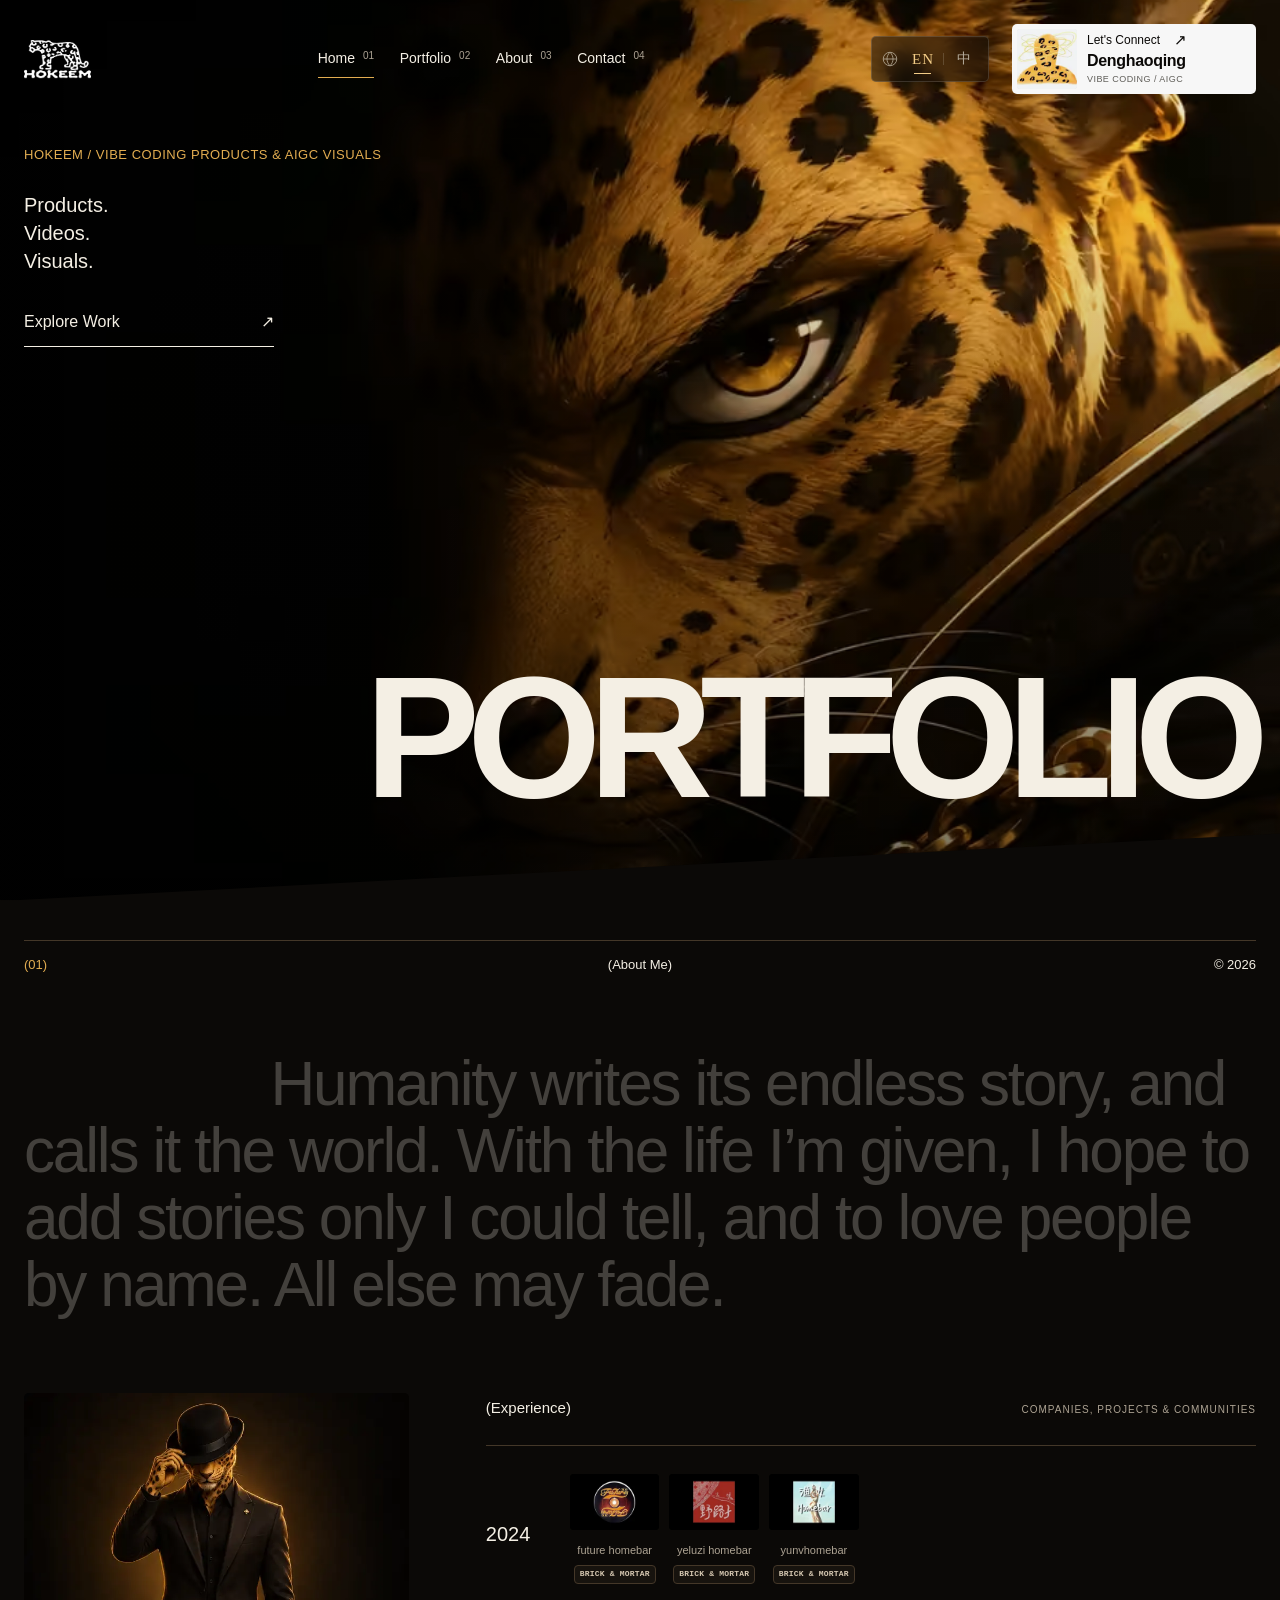
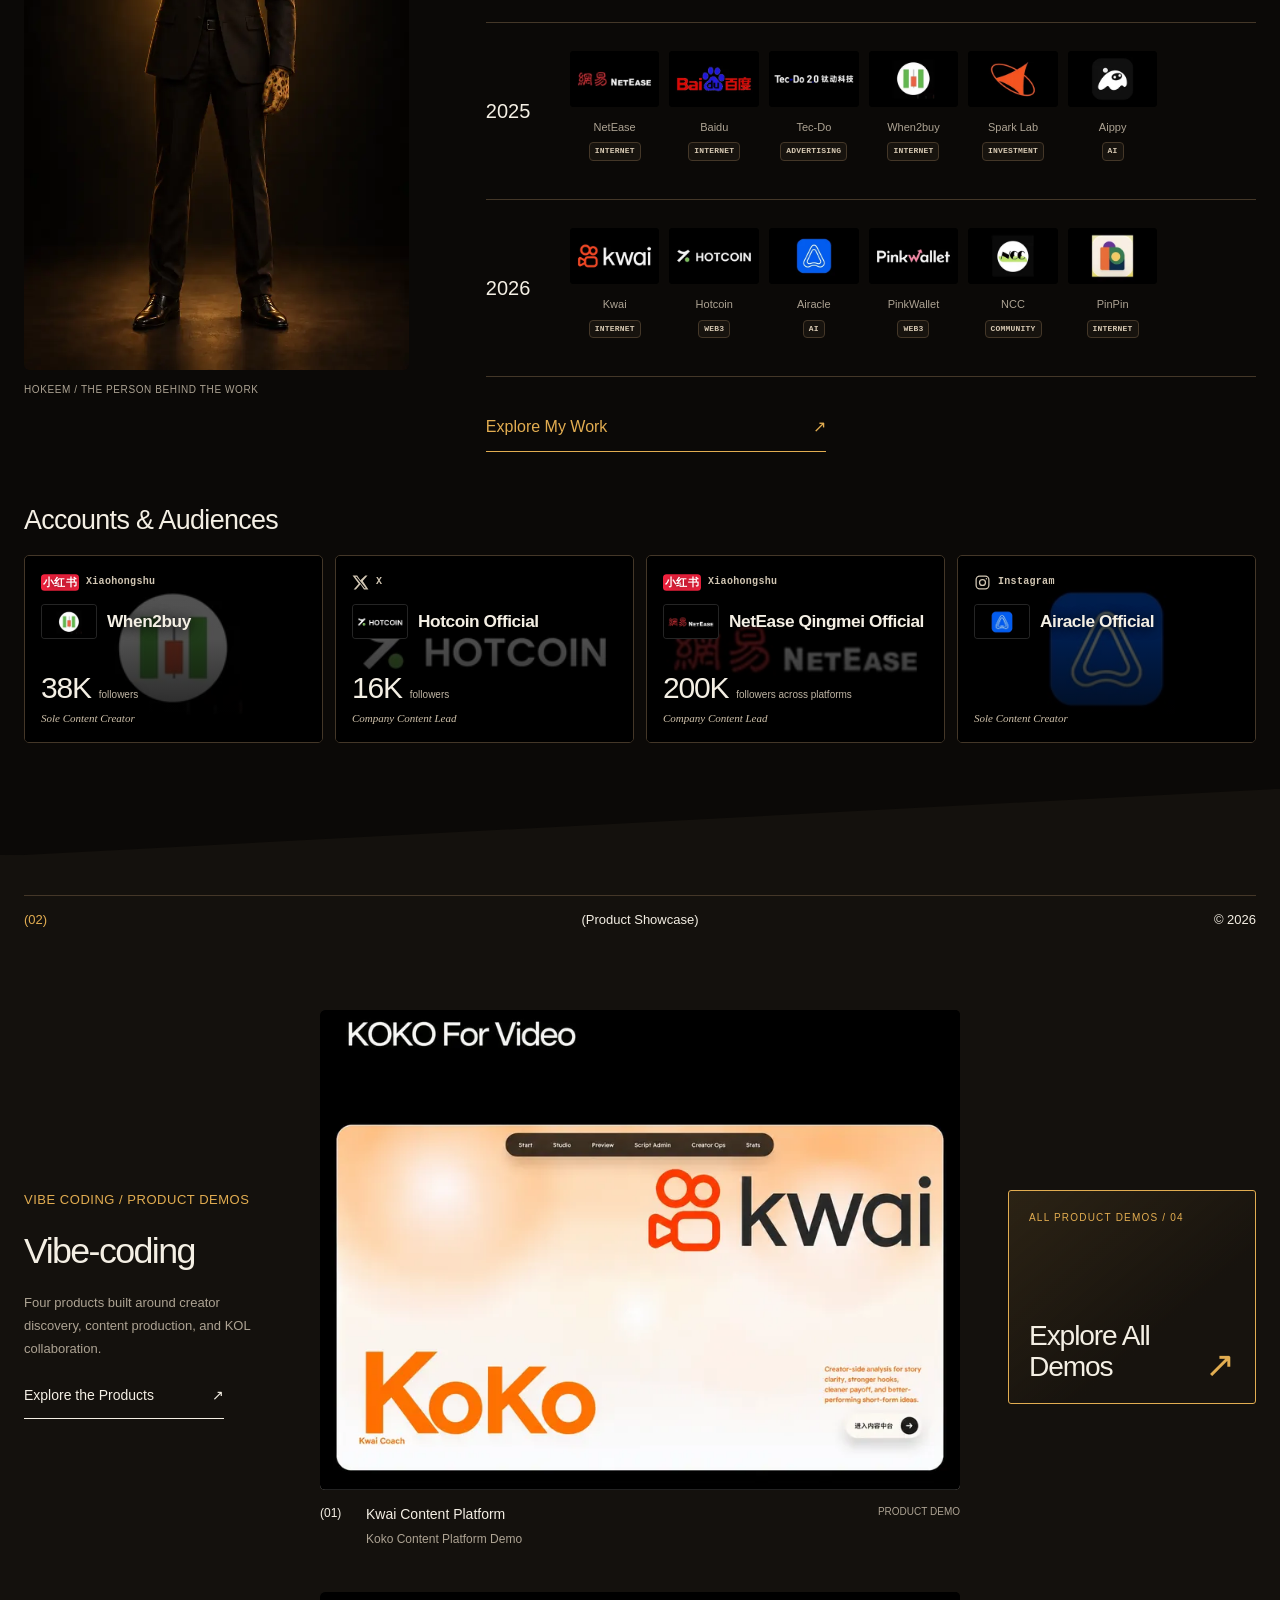
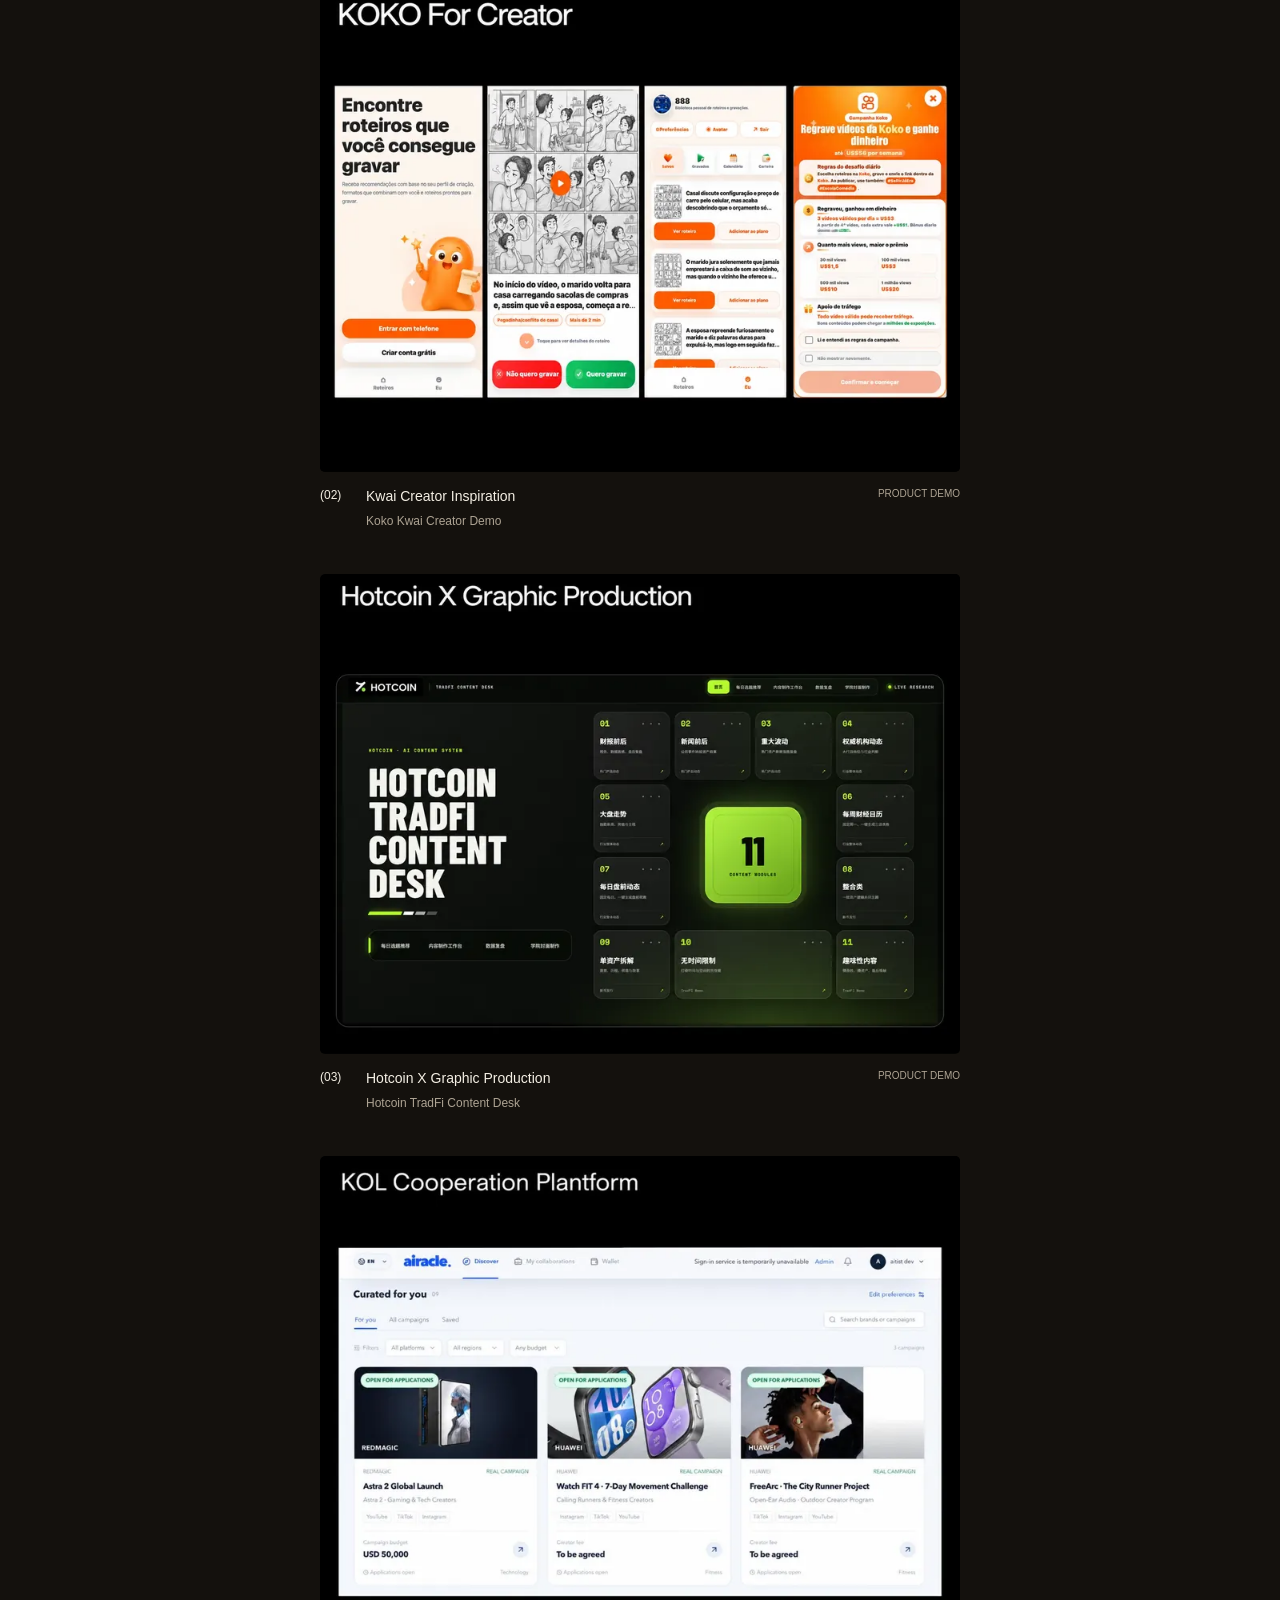
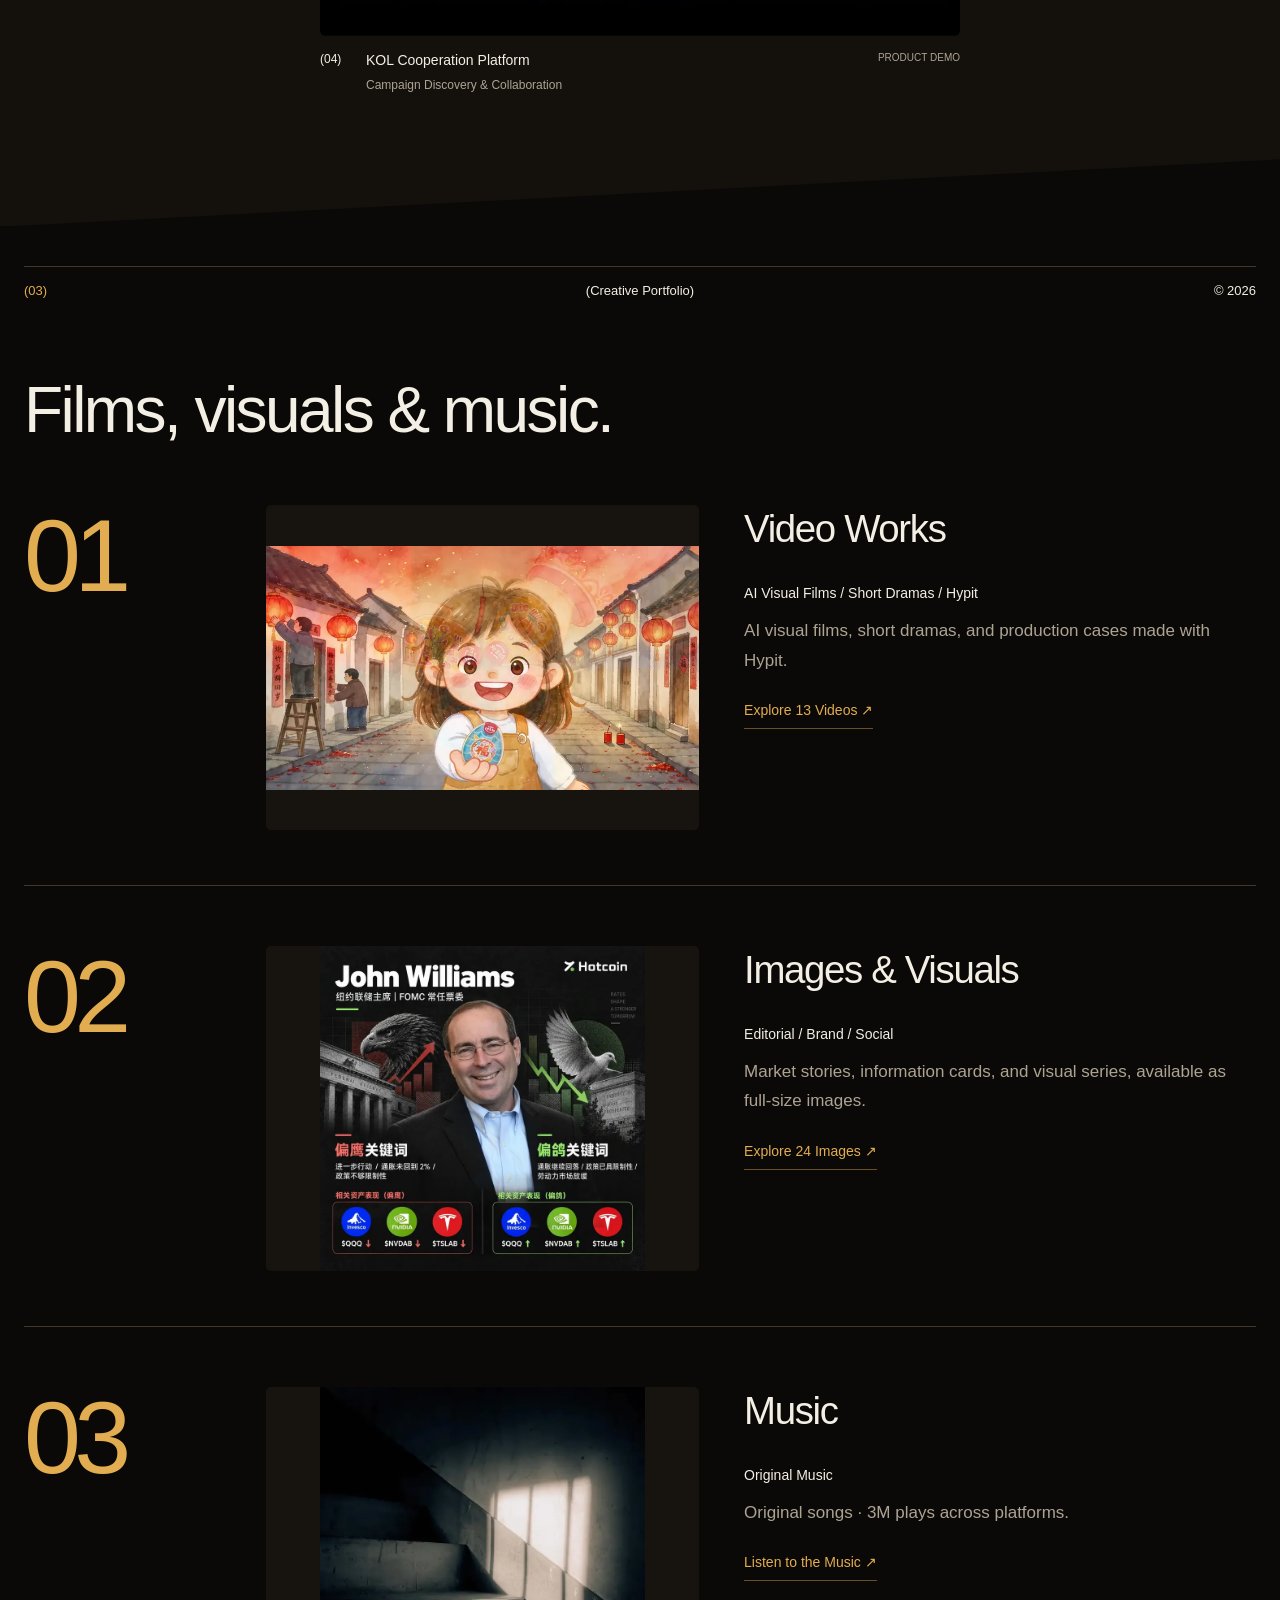
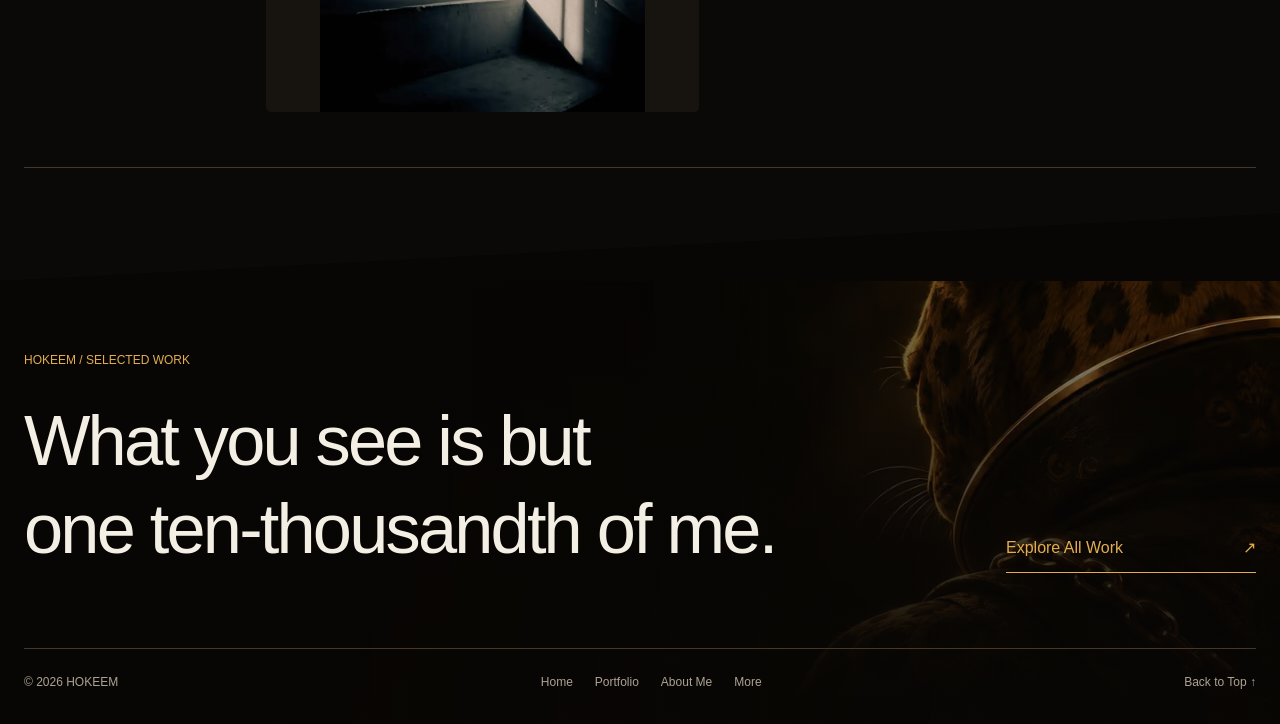
<file: index.html>
<!doctype html>
<html lang="en">
  <head>
    <meta charset="utf-8" />
    <meta name="viewport" content="width=device-width, initial-scale=1" />
    <meta name="color-scheme" content="dark" />
    <meta name="theme-color" content="#0b0907" />
    <meta name="description" content="Hokeem’s portfolio of vibe-coded products, AIGC video, and visual work." />
    <title>HOKEEM | Selected Work</title>
    <link rel="icon" type="image/png" sizes="128x128" href="[data-uri]" />
    <script>
      // Prioritize the chapter actually opened, including direct hash links.
      (() => {
        const route = location.hash.slice(1).split('/')[0] || 'home';
        if (!['home', 'work', 'about', 'contact'].includes(route)) return;
        const format = CSS.supports('background-image', 'image-set(url("x.avif") type("image/avif"), url("x.webp") type("image/webp"))') ? 'avif' : 'webp';
        for (const [size, media] of [['mobile', '(max-width: 800px)'], ['desktop', '(min-width: 801px)']]) {
          const link = document.createElement('link');
          link.rel = 'preload'; link.as = 'image';
          link.href = './assets/leopard-' + route + '-' + size + '-20261018.' + format;
          link.type = 'image/' + format; link.media = media; link.fetchPriority = 'high';
          document.head.append(link);
        }
      })();
    </script>
    <link rel="stylesheet" href="./styles.css?v=accounts-icons-20261019" />
    <script src="./image-data.js?v=accounts-icons-20261019" defer></script>
    <script src="./project-data.js?v=accounts-icons-20261019" defer></script>
    <script src="./career-data.js?v=life-work-only-20261018" defer></script>
    <script src="./music-data.js?v=accounts-icons-20261019" defer></script>
    <script src="./i18n.js?v=accounts-icons-20261019" defer></script>
    <script src="./app.js?v=accounts-icons-20261019" defer></script>
  </head>
  <body>
    <header class="site-header" id="site-header">
      <a class="brand brand--custom" href="#home" aria-label="HOKEEM Home"><span class="brand-logo"><img src="./assets/hokeem-logo-transparent-20261019.svg" alt="HOKEEM leopard logo" width="240" height="145" decoding="async" fetchpriority="low"></span></a>
      <nav class="main-nav" aria-label="Main navigation">
        <a href="#home" data-nav="home">Home <small>01</small></a>
        <a href="#work" data-nav="work">Portfolio <small>02</small></a>
        <a href="#about" data-nav="about">About <small>03</small></a>
        <a href="#contact" data-nav="contact">Contact <small>04</small></a>
      </nav>
      <div class="header-actions">
        <div class="language-switch" role="group" aria-label="Choose language">
          <svg class="language-switch__icon" viewBox="0 0 24 24" fill="none" stroke="currentColor" stroke-width="1.25" aria-hidden="true"><circle cx="12" cy="12" r="9"/><path d="M3 12h18M12 3c3 3 4 6 4 9s-1 6-4 9c-3-3-4-6-4-9s1-6 4-9Z"/></svg>
          <button type="button" data-language="en" aria-label="Switch to English" aria-pressed="true" data-no-translate>EN</button><span class="language-switch__divider" aria-hidden="true"></span><button type="button" data-language="zh" aria-label="Switch to Chinese" aria-pressed="false" data-no-translate>中</button>
        </div>
      <a class="header-link contact-cta" href="#contact" aria-label="Contact Denghaoqing"><span class="contact-cta__portrait"><img src="./assets/hokeem-avatar-light-20261018.webp" alt="" width="192" height="154" decoding="async"></span><span class="contact-cta__details"><span class="contact-cta__heading">Let's Connect <span aria-hidden="true">↗</span></span><strong>Denghaoqing</strong><small>VIBE CODING / AIGC</small></span></a>
      <button class="mobile-toggle" type="button" data-menu aria-label="Open navigation" aria-expanded="false">Menu +</button>
      </div>
    </header>

    <main id="app" tabindex="-1"></main>

    <footer class="site-footer portfolio-footer" role="contentinfo"><div class="portfolio-footer__top"><div><span>HOKEEM / SELECTED WORK</span><h2>What you see is but<br>one ten-thousandth of me.</h2></div><a class="underlined-link" href="#work">Explore All Work <span>↗</span></a></div><div class="portfolio-footer__bottom"><span>© 2026 HOKEEM</span><nav aria-label="Footer navigation"><a href="#home">Home</a><a href="#work">Portfolio</a><a href="#about">About Me</a><a href="#contact">More</a></nav><a href="#home">Back to Top ↑</a></div></footer>


    <dialog id="image-dialog" class="image-dialog" aria-label="Image viewer">
      <button id="close-dialog" class="image-dialog__close" type="button" aria-label="Close image">×</button>
      <img id="dialog-image" alt="" />
      <p id="dialog-caption"></p>
    </dialog>
  </body>
</html>
</file>
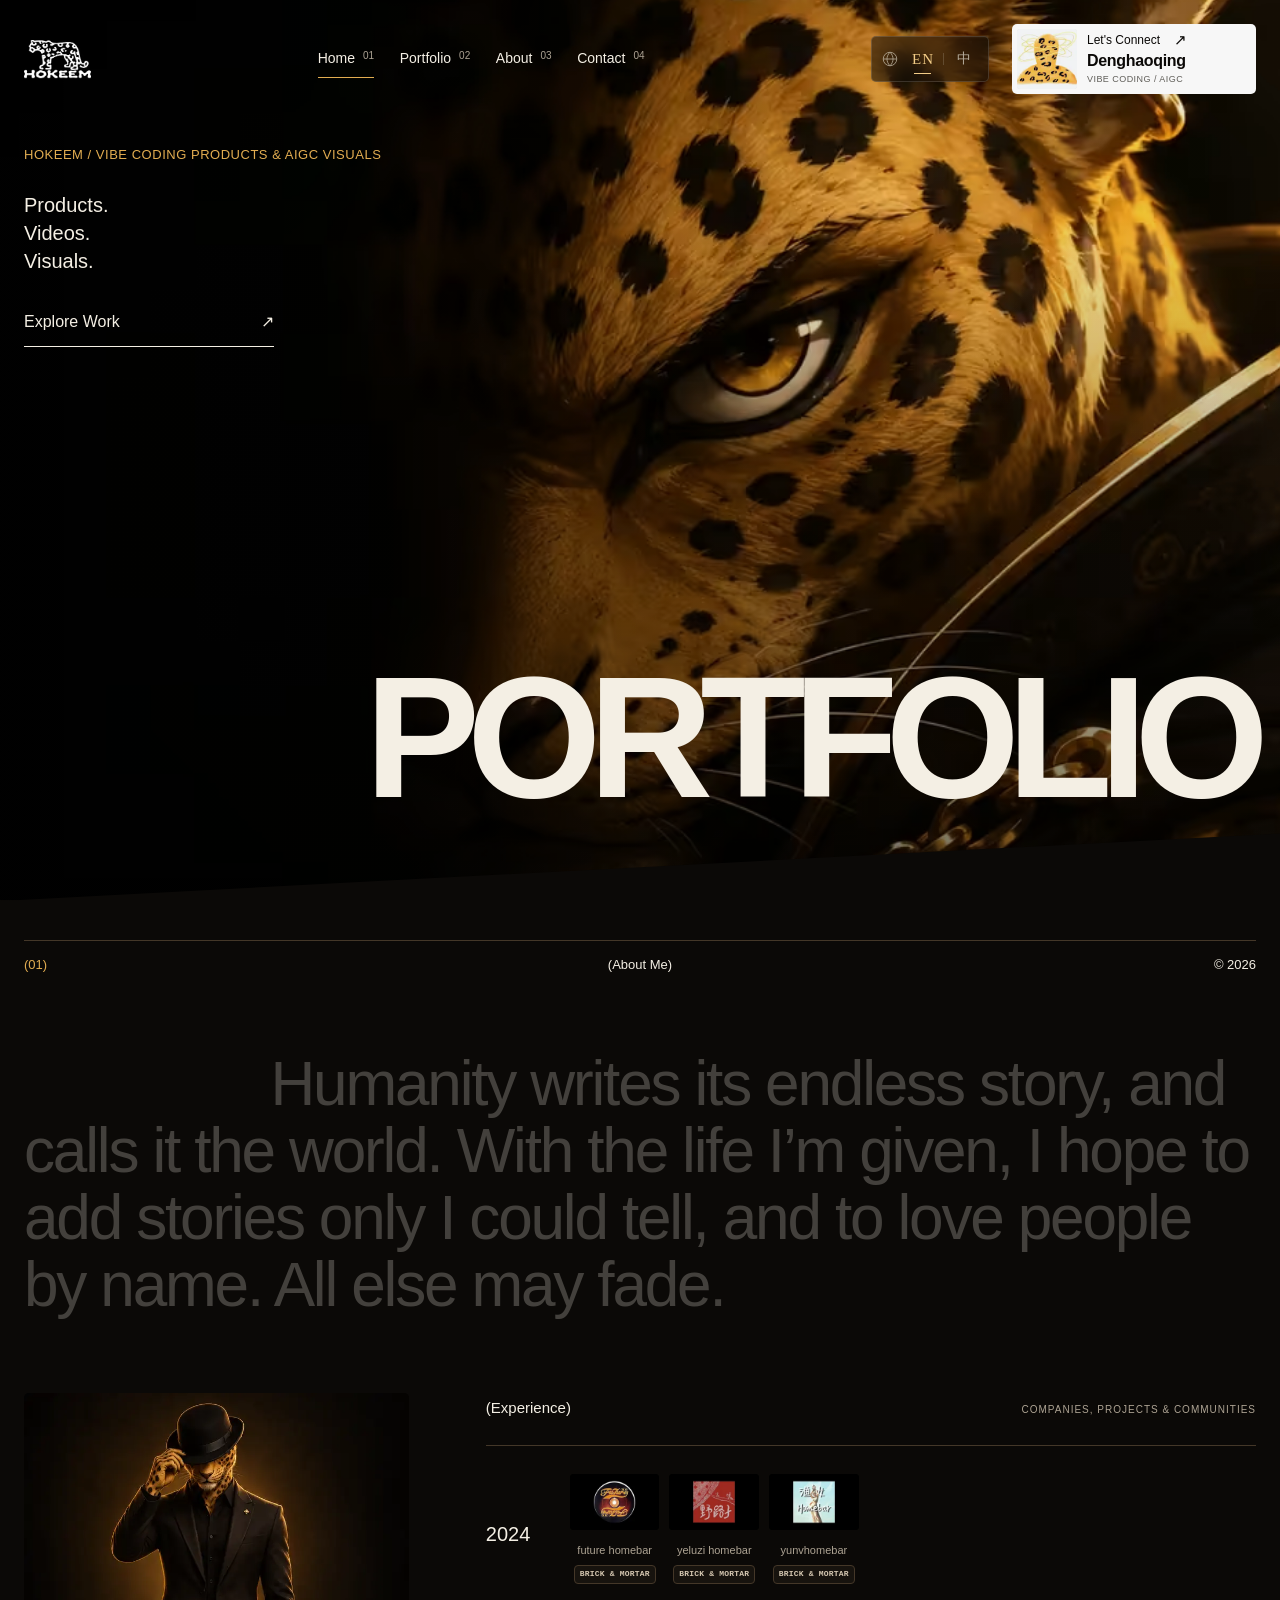
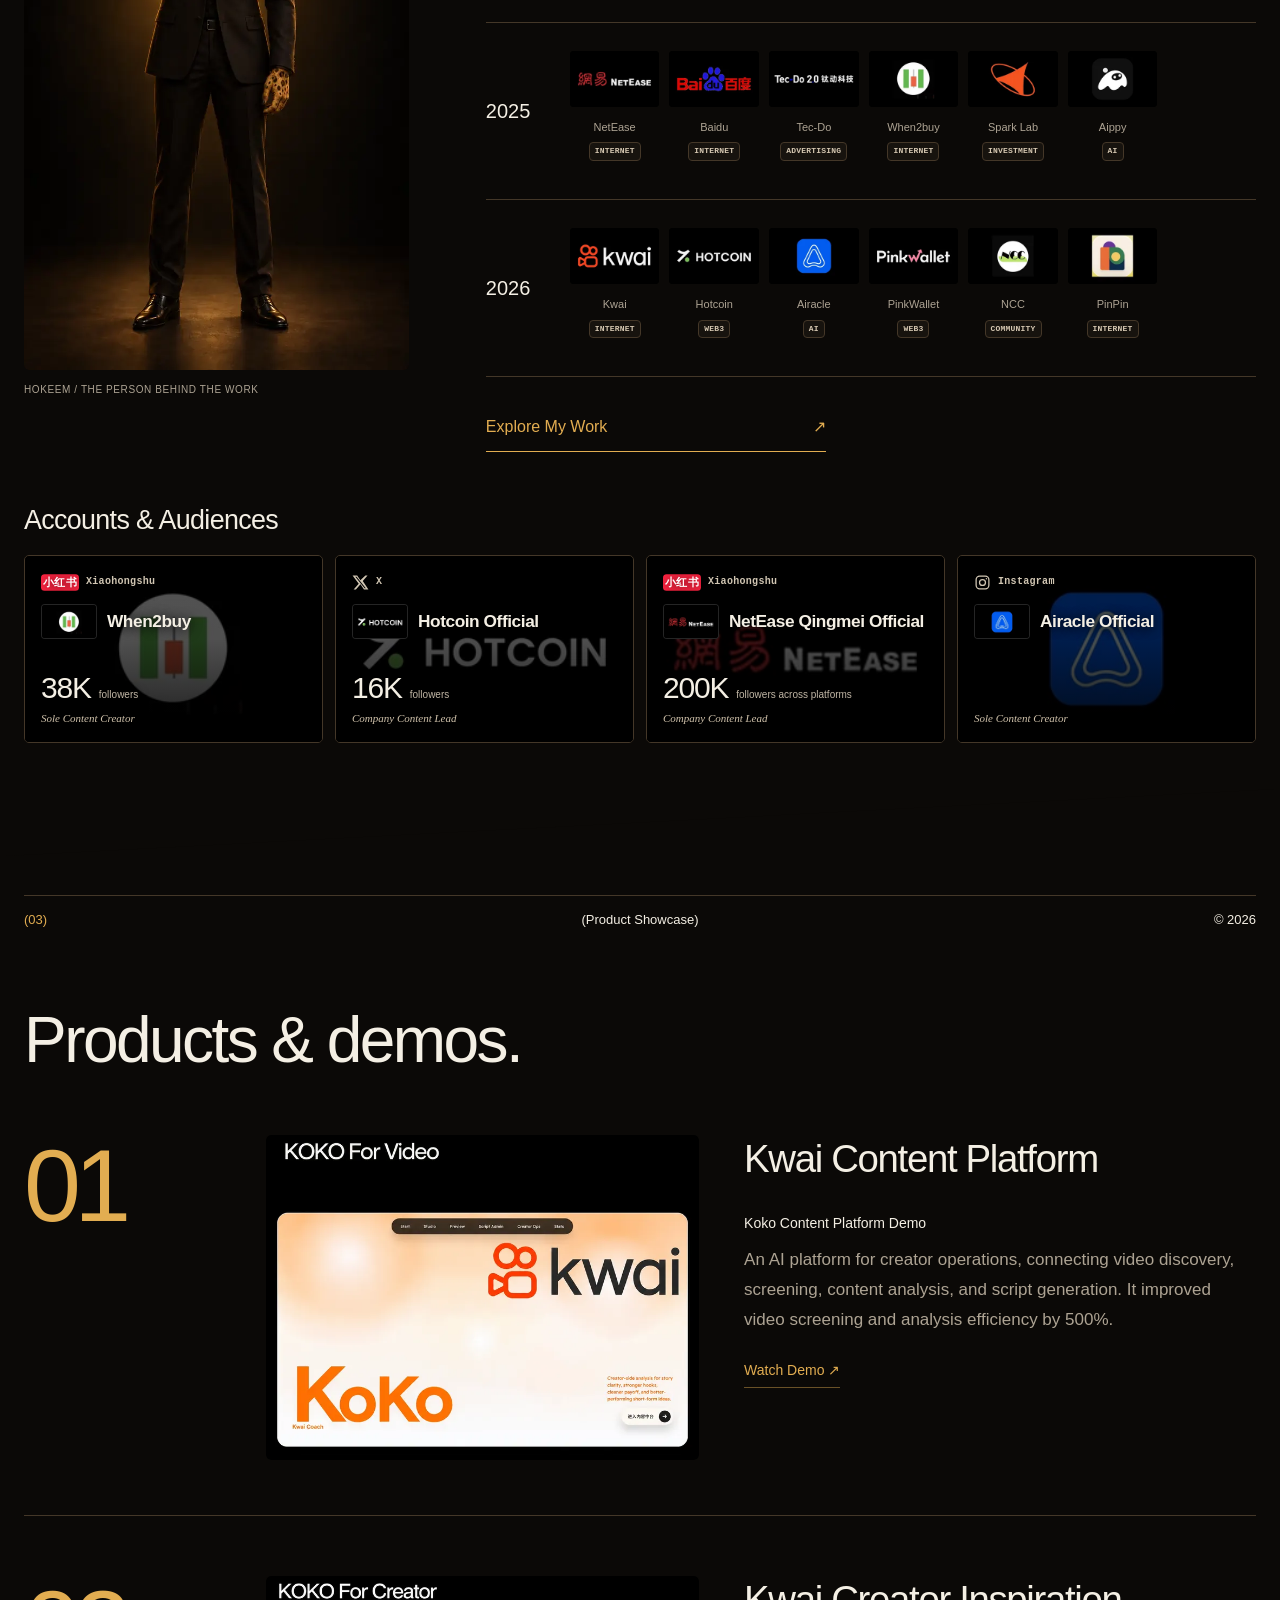
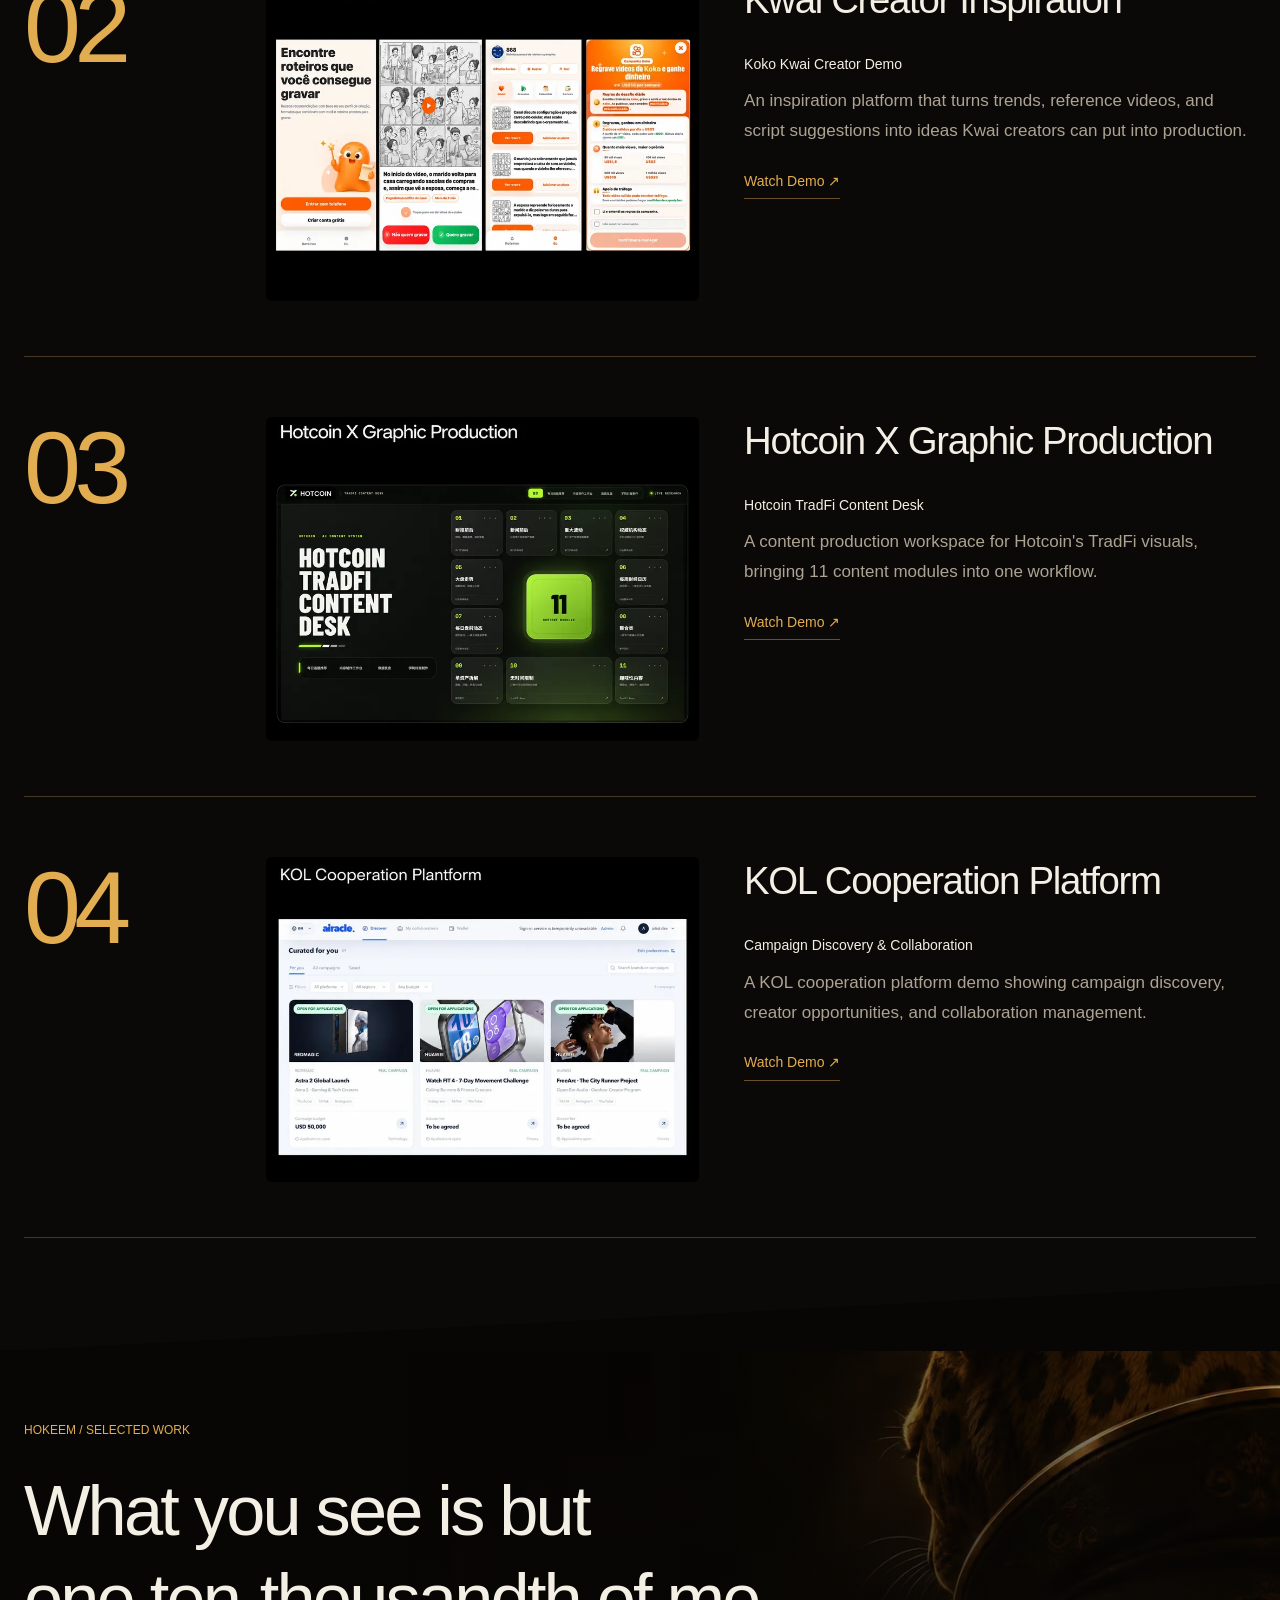
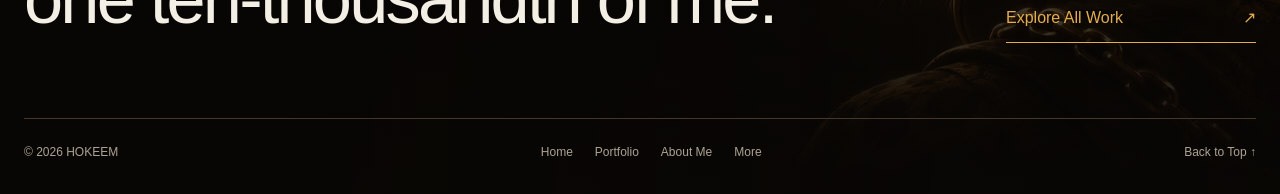
<file: product/index.html>
<!doctype html>
<html lang="en">
  <head>
    <base href="/">
    <script>document.addEventListener('click',function(e){const a=e.target.closest('a[href^="#"]');if(!a)return;e.preventDefault();const hash=a.getAttribute('href');if(location.hash!==hash)location.hash=hash;},true);</script>
    <meta charset="utf-8" />
    <meta name="viewport" content="width=device-width, initial-scale=1" />
    <meta name="color-scheme" content="dark" />
    <meta name="theme-color" content="#0b0907" />
    <meta name="description" content="Hokeem’s portfolio of vibe-coded products, AIGC video, and visual work." />
    <title>HOKEEM | Selected Work</title>
    <link rel="icon" type="image/png" sizes="128x128" href="[data-uri]" />
    <script>
      // Prioritize the chapter actually opened, including direct hash links.
      (() => {
        const route = location.hash.slice(1).split('/')[0] || 'home';
        if (!['home', 'work', 'about', 'contact'].includes(route)) return;
        const format = CSS.supports('background-image', 'image-set(url("x.avif") type("image/avif"), url("x.webp") type("image/webp"))') ? 'avif' : 'webp';
        for (const [size, media] of [['mobile', '(max-width: 800px)'], ['desktop', '(min-width: 801px)']]) {
          const link = document.createElement('link');
          link.rel = 'preload'; link.as = 'image';
          link.href = './assets/leopard-' + route + '-' + size + '-20261018.' + format;
          link.type = 'image/' + format; link.media = media; link.fetchPriority = 'high';
          document.head.append(link);
        }
      })();
    </script>
    <link rel="stylesheet" href="./styles.css?v=accounts-icons-20261019" />
    <script src="./image-data.js?v=accounts-icons-20261019" defer></script>
    <script src="./project-data.js?v=accounts-icons-20261019" defer></script>
    <script src="./career-data.js?v=life-work-only-20261018" defer></script>
    <script src="./music-data.js?v=accounts-icons-20261019" defer></script>
    <script src="./i18n.js?v=accounts-icons-20261019" defer></script>
    <script src="/product/app.js?v=product-section-20261031" defer></script>
  </head>
  <body>
    <header class="site-header" id="site-header">
      <a class="brand brand--custom" href="#home" aria-label="HOKEEM Home"><span class="brand-logo"><img src="./assets/hokeem-logo-transparent-20261019.svg" alt="HOKEEM leopard logo" width="240" height="145" decoding="async" fetchpriority="low"></span></a>
      <nav class="main-nav" aria-label="Main navigation">
        <a href="#home" data-nav="home">Home <small>01</small></a>
        <a href="#work" data-nav="work">Portfolio <small>02</small></a>
        <a href="#about" data-nav="about">About <small>03</small></a>
        <a href="#contact" data-nav="contact">Contact <small>04</small></a>
      </nav>
      <div class="header-actions">
        <div class="language-switch" role="group" aria-label="Choose language">
          <svg class="language-switch__icon" viewBox="0 0 24 24" fill="none" stroke="currentColor" stroke-width="1.25" aria-hidden="true"><circle cx="12" cy="12" r="9"/><path d="M3 12h18M12 3c3 3 4 6 4 9s-1 6-4 9c-3-3-4-6-4-9s1-6 4-9Z"/></svg>
          <button type="button" data-language="en" aria-label="Switch to English" aria-pressed="true" data-no-translate>EN</button><span class="language-switch__divider" aria-hidden="true"></span><button type="button" data-language="zh" aria-label="Switch to Chinese" aria-pressed="false" data-no-translate>中</button>
        </div>
      <a class="header-link contact-cta" href="#contact" aria-label="Contact Denghaoqing"><span class="contact-cta__portrait"><img src="./assets/hokeem-avatar-light-20261018.webp" alt="" width="192" height="154" decoding="async"></span><span class="contact-cta__details"><span class="contact-cta__heading">Let's Connect <span aria-hidden="true">↗</span></span><strong>Denghaoqing</strong><small>VIBE CODING / AIGC</small></span></a>
      <button class="mobile-toggle" type="button" data-menu aria-label="Open navigation" aria-expanded="false">Menu +</button>
      </div>
    </header>

    <main id="app" tabindex="-1"></main>

    <footer class="site-footer portfolio-footer" role="contentinfo"><div class="portfolio-footer__top"><div><span>HOKEEM / SELECTED WORK</span><h2>What you see is but<br>one ten-thousandth of me.</h2></div><a class="underlined-link" href="#work">Explore All Work <span>↗</span></a></div><div class="portfolio-footer__bottom"><span>© 2026 HOKEEM</span><nav aria-label="Footer navigation"><a href="#home">Home</a><a href="#work">Portfolio</a><a href="#about">About Me</a><a href="#contact">More</a></nav><a href="#home">Back to Top ↑</a></div></footer>


    <dialog id="image-dialog" class="image-dialog" aria-label="Image viewer">
      <button id="close-dialog" class="image-dialog__close" type="button" aria-label="Close image">×</button>
      <img id="dialog-image" alt="" />
      <p id="dialog-caption"></p>
    </dialog>
  </body>
</html>
</file>
<file: styles.css>
:root {
  color-scheme: dark;
  --paper: #0b0907;
  --ink: #f4efe4;
  --muted: #ada393;
  --line: #443728;
  --surface: #17130e;
  --gold: #e2ad51;
  font-family: -apple-system, BlinkMacSystemFont, 'Segoe UI', 'PingFang SC', 'Microsoft YaHei', sans-serif;
  background: var(--paper);
  color: var(--ink);
}
* { box-sizing: border-box; }
html { scroll-behavior: smooth; }
body { margin: 0; background: var(--paper); color: var(--ink); }
body, button, input { font-family: inherit; }
h1, h2, h3, p, figure, dl, dd { margin: 0; }
a { color: inherit; text-decoration: none; }
a, button { -webkit-tap-highlight-color: transparent; }
button { font: inherit; color: inherit; cursor: pointer; }
button:focus-visible, a:focus-visible { outline: 2px solid var(--gold); outline-offset: 5px; }
a:hover { color: var(--gold); }
img, video { display: block; max-width: 100%; }
img { height: auto; }
[hidden] { display: none !important; }
#app { min-width: 0; outline: 0; }
.page-section { width: min(calc(100% - 48px), 1440px); margin-inline: auto; padding: 40px 0 112px; background: var(--paper); }
.page-section > *, .work-grid > *, .intro-layout > *, .intro-row > *, .personal-format-card > *, .personal-bio__layout > *, .detail-intro > * { min-width: 0; }
.site-header { position: absolute; top: 24px; left: 50%; transform: translateX(-50%); width: min(calc(100% - 48px), 1440px); z-index: 10; display: grid; grid-template-columns: 1fr auto 1fr; gap: 32px; align-items: center; min-height: 36px; color: var(--ink); }
.brand { display: inline-flex; align-items: center; gap: 10px; justify-self: start; font-size: 18px; font-weight: 750; line-height: 1.2; }
.brand sup { font-size: 9px; }
.brand-mark { width: 24px; height: 24px; display: grid; grid-template-columns: repeat(2, 10px); grid-template-rows: repeat(2, 10px); gap: 2px; }
.brand-mark i { background: currentColor; }
.main-nav { display: flex; gap: 30px; align-items: center; }
.main-nav a { display: inline-flex; align-items: start; gap: 8px; padding: 10px 0; border-bottom: 1px solid transparent; font-size: 14px; line-height: 1.2; white-space: nowrap; }
.main-nav a.is-active { border-color: var(--gold); }
.main-nav small { color: var(--muted); font-size: 10px; }
.header-link { display: flex; gap: 24px; justify-self: end; font-size: 13px; }
.mobile-toggle { display: none; border: 0; padding: 10px 0; background: transparent; }
.mobile-panel { position: fixed; inset: 0; z-index: 100; display: flex; flex-direction: column; justify-content: center; gap: 28px; padding: 30px; background: var(--paper); color: var(--ink); overflow-y: auto; }
.mobile-panel > a { display: flex; justify-content: space-between; font-size: clamp(32px, 8vw, 70px); line-height: 1.2; }
.mobile-panel small { font-size: 16px; color: var(--gold); }
.mobile-panel > button { position: absolute; top: 24px; right: 24px; border: 0; padding: 10px; background: transparent; color: var(--gold); }
.hero { position: relative; isolation: isolate; min-height: max(640px, 90svh); background: #090705; color: var(--ink); }
.hero__image { position: absolute; inset: 0; z-index: -1; background-size: cover; background-position: 60% center; }
.hero__image::after { content: ''; position: absolute; inset: 0; background: linear-gradient(90deg, #0008, #0001 70%), linear-gradient(0deg, #0009, transparent 70%); }
.eyebrow { display: block; color: var(--gold); font-size: 13px; line-height: 1.6; letter-spacing: .04em; }
.home-hero-content { width: min(calc(100% - 48px), 1440px); margin-inline: auto; min-height: max(680px, 100svh); padding: 145px 0 28px; display: flex; flex-direction: column; justify-content: space-between; gap: 90px; }
.home-hero-intro { max-width: 570px; }
.home-hero-intro > p { font-size: clamp(26px, 3vw, 46px); line-height: 1.4; margin: 25px 0 35px; }
.underlined-link { display: flex; align-items: center; justify-content: space-between; gap: 30px; width: 250px; max-width: 100%; padding-bottom: 12px; border-bottom: 1px solid currentColor; font-size: 16px; line-height: 1.5; }
.underlined-link span { flex: none; transition: transform .25s; }
.underlined-link:hover span { transform: translate(3px, -3px); }
.hero-signature { display: flex; align-items: end; justify-content: space-between; gap: 24px; }
.hero-signature h1 { min-width: 0; font-size: clamp(56px, 16vw, 240px); font-weight: 750; letter-spacing: -.065em; line-height: 1; }
.hero-signature > span { flex: none; padding-bottom: 16px; color: var(--muted); font-size: 12px; line-height: 1.5; text-align: right; }
.hero__content { width: min(calc(100% - 48px), 1440px); margin-inline: auto; min-height: inherit; padding: 140px 0 40px; display: flex; gap: 50px; }
.hero__content--bottom { justify-content: space-between; align-items: end; }
.page-hero-title { flex: 1; min-width: 0; }
.page-hero-title h1 { margin-top: 30px; font-size: clamp(60px, 9vw, 140px); font-weight: 500; line-height: 1.1; letter-spacing: -.05em; overflow-wrap: anywhere; }
.hero__content--bottom > p { flex: 0 1 310px; font-size: 16px; line-height: 1.7; }
.hero__content--detail { flex-direction: column; justify-content: center; align-items: center; text-align: center; gap: 28px; }
.hero__content--detail > span { font-size: 13px; line-height: 1.5; color: var(--gold); }
.hero__content--detail h1 { max-width: 100%; font-size: clamp(36px, 5.5vw, 88px); line-height: 1.25; font-weight: 500; overflow-wrap: anywhere; }
.hero__detail-bottom { width: 100%; display: flex; align-items: start; justify-content: space-between; gap: 30px; margin-top: 35px; font-size: 13px; line-height: 1.6; text-align: left; }
.hero__detail-bottom > * { max-width: 50%; }
.section-bar { display: grid; grid-template-columns: 1fr 1fr 1fr; gap: 16px; border-top: 1px solid var(--line); padding-top: 14px; font-size: 13px; line-height: 1.5; }
.section-bar > span:first-child { color: var(--gold); }
.section-bar > span:nth-child(2) { text-align: center; }
.section-bar > span:last-child { text-align: right; }
.intro-lead { padding-block: 75px; max-width: 1370px; font-size: clamp(30px, 4vw, 64px); line-height: 1.35; font-weight: 500; letter-spacing: -.03em; overflow-wrap: anywhere; }
.intro-layout { display: grid; grid-template-columns: minmax(0, 1fr) minmax(0, 2fr); gap: clamp(32px, 6vw, 100px); align-items: start; }
.intro-project { width: 100%; }
.intro-project img { width: 100%; aspect-ratio: 4 / 3; height: auto; object-fit: contain; padding: 12px; border-radius: 5px; background: var(--surface); }
.intro-project > figcaption { margin-top: 12px; color: var(--muted); font-size: 12px; line-height: 1.5; }
.intro-rows { display: grid; gap: 50px; }
.intro-row { display: grid; grid-template-columns: 110px minmax(0, 1fr); gap: clamp(24px, 4vw, 65px); align-items: start; }
.intro-row > h3 { font-size: 15px; font-weight: 500; line-height: 1.7; }
.intro-row > p { color: var(--muted); font-size: clamp(17px, 1.6vw, 23px); line-height: 1.65; }
.intro-results dl > div { display: flex; justify-content: space-between; gap: 30px; border-bottom: 1px solid var(--line); padding: 0 0 18px; margin-bottom: 20px; font-size: 18px; line-height: 1.5; }
.intro-results dd { color: var(--gold); flex: none; }
.intro-results .underlined-link { margin-top: 38px; color: var(--gold); }
.intro-experience { --experience-brand-width: clamp(76px, 7vw, 96px); min-width: 0; }
.experience-heading { display: flex; justify-content: space-between; align-items: baseline; flex-wrap: wrap; gap: 14px; padding-block: 6px 28px; }
.experience-heading h3 { margin: 0; font-size: 15px; font-weight: 400; }
.experience-heading > span { color: var(--muted); font-size: 10px; line-height: 1.5; letter-spacing: .1em; }
.experience-list { list-style: none; margin: 0; padding: 0; border-top: 1px solid var(--line); }
.experience-row { display: grid; grid-template-columns: 88px minmax(0, 1fr) 144px; align-items: center; gap: 22px; min-height: 126px; padding-block: 18px; border-bottom: 1px solid var(--line); }
.experience-date { align-self: center; color: var(--muted); font-size: 13px; line-height: 1.6; font-variant-numeric: tabular-nums; }
.experience-date--pending { color: var(--muted); }
.experience-company { min-width: 0; }
.experience-company h4 { margin: 0; color: var(--ink); font-size: clamp(30px, 3.2vw, 46px); font-weight: 400; line-height: 1.1; letter-spacing: -.045em; overflow-wrap: normal; }
.experience-company p { margin-top: 12px; color: var(--muted); font-size: 13px; line-height: 1.6; }
.experience-company .experience-role--pending { font-size: 11px; }
.experience-logo { display: grid; place-items: center; width: 100%; aspect-ratio: 8 / 5; border-radius: 5px; background: #000; padding: 0; overflow: hidden; }
.experience-logo > img { display: block; width: 100%; height: auto; max-height: none; aspect-ratio: 8 / 5; object-fit: contain; filter: none; opacity: 1; }
.experience-footer { padding-top: 38px; }
.experience-footer .underlined-link { width: min(100%, 340px); color: var(--gold); }
.account-showcase { margin-top: clamp(28px, 4vw, 52px); }
.account-showcase__heading { margin-bottom: 18px; }
.account-showcase__heading h3 { font-size: clamp(23px, 2.1vw, 30px); line-height: 1.25; font-weight: 500; letter-spacing: -.025em; }
.accounts-grid { display: grid; grid-template-columns: repeat(4, minmax(0, 1fr)); gap: 12px; }
.account-card { position: relative; isolation: isolate; overflow: hidden; min-width: 0; border: 1px solid var(--line); border-radius: 5px; background: #000; color: var(--ink); transition: border-color .2s; }
.account-card:hover, .account-card:focus-visible { border-color: var(--gold); color: var(--ink); }
.account-card__background { position: absolute; inset: 0; z-index: -2; width: 100%; height: 100%; max-width: none; object-fit: contain; opacity: .36; transition: opacity .3s; }
.account-card::after { content: ''; position: absolute; inset: 0; z-index: -1; background: linear-gradient(180deg, #00000015, #00000020 45%, #000000b8); }
.account-card:hover .account-card__background { opacity: .48; }
.account-card__content { display: flex; flex-direction: column; min-height: 186px; padding: 16px; text-shadow: 0 1px 12px #000; }
.account-card__platform { display: flex; align-items: center; gap: 7px; color: #d1c6b3; font-family: 'SFMono-Regular', Consolas, monospace; font-size: 10px; font-weight: 600; line-height: 20px; letter-spacing: .03em; }
.account-card__platform svg { flex: none; width: 17px; height: 17px; }
.account-card__platform .account-platform__xiaohongshu { width: 38px; height: 17px; }
.account-card__identity { display: flex; align-items: center; gap: 10px; margin: 12px 0; }
.account-card__identity .experience-logo { flex: none; width: 56px; border: 1px solid #ffffff25; border-radius: 4px; }
.account-card h4 { margin: 0; min-width: 0; font-size: clamp(17px, 1.35vw, 20px); font-weight: 700; line-height: 1.2; letter-spacing: -.025em; }
.account-card__metric { display: flex; align-items: baseline; flex-wrap: wrap; gap: 4px 8px; margin-top: auto; }
.account-card__metric strong { font-size: 30px; font-weight: 500; line-height: 1; letter-spacing: -.04em; font-variant-numeric: tabular-nums; }
.account-card__metric > span { color: #c1b6a5; font-size: 10px; line-height: 1.5; }
.account-card__role { margin-top: 8px; color: #d0c2ab; font-family: Georgia, 'Times New Roman', 'Songti SC', serif; font-size: 11px; font-style: italic; line-height: 1.4; }
.account-card__identity + .account-card__role { margin-top: auto; }
@media (max-width: 900px) {
 .accounts-grid { grid-template-columns: repeat(4, minmax(240px, 1fr)); overflow-x: auto; overscroll-behavior-x: contain; scroll-snap-type: x proximity; scrollbar-color: var(--gold) #211a12; scrollbar-width: thin; padding-bottom: 10px; }
 .account-card { scroll-snap-align: start; }
}
@media (max-width: 520px) {
 .accounts-grid { grid-template-columns: repeat(4, 252px); gap: 10px; }
 .account-card h4 { font-size: 19px; }
}
@media (max-width: 1199px) and (min-width: 801px) {
  .experience-row { grid-template-columns: 68px minmax(0, 1fr) 112px; gap: 16px; min-height: 112px; }
  .experience-company h4 { font-size: 32px; }
}
@media (max-width: 600px) {
  .experience-heading { padding-bottom: 22px; }
  .experience-heading h3 { font-size: 13px; }
  .experience-heading > span { font-size: 9px; }
  .experience-row { grid-template-columns: 54px minmax(0, 1fr) 96px; grid-template-rows: auto; gap: 16px; min-height: 104px; padding-block: 18px; }
  .experience-date { grid-column: 1; grid-row: 1; font-size: 11px; overflow-wrap: normal; }
  .experience-company { grid-column: 2; grid-row: 1; }
  .experience-company h4 { font-size: 28px; }
  .experience-company p { margin-top: 8px; }
  .experience-row > .experience-logo { grid-column: 3; grid-row: 1; }
  .experience-footer { padding-top: 28px; }
}
@media (max-width: 380px) {
  .experience-row { grid-template-columns: 42px minmax(0, 1fr) 80px; gap: 10px; }
  .experience-company h4 { font-size: 24px; }
  .experience-date { font-size: 10px; }
}
/* One chapter per year, with original-color brand tiles on a single track. */
.experience-row--year { grid-template-columns: 64px minmax(0, 1fr); gap: 20px; min-height: 168px; padding-block: 28px; }
.experience-year { margin: 0; align-self: center; color: var(--ink); font-size: 20px; font-weight: 400; line-height: 1.2; font-variant-numeric: tabular-nums; }
.experience-year__brands { display: flex; align-items: start; gap: 10px; min-width: 0; list-style: none; margin: 0; padding: 0 0 10px; overflow-x: auto; overscroll-behavior-x: contain; scrollbar-width: thin; scrollbar-color: var(--line) transparent; }
.experience-year__brands:focus-visible { outline: 1px solid var(--gold); outline-offset: 6px; }
.experience-brand { flex: 0 0 var(--experience-brand-width); min-width: 0; }
.experience-row--year[data-year="2025"] .experience-year__brands { display: flex; }
.experience-brand figure { margin: 0; }
.experience-brand figcaption { margin-top: 12px; text-align: center; font-size: 11px; line-height: 1.5; white-space: nowrap; color: var(--muted); }
.experience-brand .experience-logo { border-radius: 4px; }
.experience-brand__name { display: block; }
.experience-badge { display: inline-flex; justify-content: center; align-items: center; padding: 3px 5px; margin-top: 7px; border: 1px solid #443728; border-radius: 4px; background: #17130e; color: #d6c8b2; font-family: 'SFMono-Regular', Consolas, 'Liberation Mono', monospace; font-size: 8px; font-weight: 700; line-height: 1.35; letter-spacing: .025em; text-transform: uppercase; white-space: nowrap; vertical-align: top; }
@media (max-width: 800px) {
  .intro-experience { --experience-brand-width: 88px; }
  .experience-row--year { min-height: 148px; }
  .experience-brand { flex-basis: 88px; }
}
@media (max-width: 600px) {
  .experience-row--year { grid-template-columns: 44px minmax(0, 1fr); gap: 16px; min-height: 142px; padding-block: 24px; }
  .experience-year { font-size: 17px; }
  .experience-brand { flex-basis: 88px; }
  .experience-brand figcaption { margin-top: 10px; font-size: 10px; }
}
.section-heading { display: flex; justify-content: space-between; align-items: end; gap: 40px; padding: 75px 0 40px; }
.section-heading h2, .formats-heading { font-size: clamp(34px, 5vw, 76px); line-height: 1.25; font-weight: 500; letter-spacing: -.04em; }
.section-heading h2 > span { display: inline-block; vertical-align: top; font-size: 13px; line-height: 2; letter-spacing: 0; margin-left: 15px; color: var(--gold); }
.section-heading .underlined-link { flex: 0 1 250px; }
.work-grid { display: grid; grid-template-columns: repeat(2, minmax(0, 1fr)); gap: 45px 18px; align-items: start; }
.work-card { display: block; min-width: 0; color: var(--ink); }
.work-card__art { aspect-ratio: 4 / 3; position: relative; isolation: isolate; display: grid; place-items: center; overflow: hidden; background: var(--surface); border-radius: 5px; }
.work-card__art::before { content: ''; position: absolute; z-index: -1; inset: -20px; background: var(--art) center / cover; filter: blur(15px) brightness(.45); }
.work-card__art > img { position: absolute; inset: 0; width: 100%; height: 100%; object-fit: contain; object-position: center; transition: transform .6s ease; }
.work-card:hover .work-card__art > img { transform: scale(1.04); }
.work-card__open { position: absolute; top: 14px; right: 14px; display: grid; place-items: center; width: 36px; height: 36px; border: 1px solid var(--gold); color: #140c04; background: var(--gold); font-size: 16px; opacity: 0; transition: opacity .25s; }
.work-card:hover .work-card__open, .work-card:focus-visible .work-card__open { opacity: 1; }
.duration { position: absolute; bottom: 12px; right: 12px; padding: 4px 7px; color: var(--ink); background: #000a; font-size: 11px; line-height: 1.5; }
.work-card__meta { display: grid; grid-template-columns: 32px minmax(0, 1fr) auto; gap: 12px; padding-top: 13px; font-size: 12px; line-height: 1.6; }
.work-card__meta strong { display: block; font-weight: 500; overflow-wrap: anywhere; }
.work-card__meta small { display: block; color: var(--muted); font-size: 12px; margin-top: 3px; }
.work-card__meta > span:last-child { color: var(--muted); font-size: 10px; text-align: right; }
.work-grid--portraits { grid-template-columns: repeat(4, minmax(0, 1fr)); }
.work-grid--portraits .work-card__art { aspect-ratio: 4 / 3; }
.work-grid--portraits .work-card__art > img { height: 100%; }
.work-grid--portraits .work-card__meta { grid-template-columns: 25px minmax(0, 1fr); }
.work-grid--portraits .work-card__meta > span:last-child { display: none; }
.work-grid--images { grid-template-columns: repeat(7, minmax(0, 1fr)); gap: 28px 12px; }
.work-card--image > button { display: block; border: 0; padding: 0; width: 100%; background: transparent; }
.work-grid--images .work-card__art { aspect-ratio: 4 / 3; }
.work-grid--images .work-card__art::before { display: none; }
.work-grid--images .work-card__art > img { position: absolute; inset: 0; width: 100%; height: 100%; object-fit: contain; object-position: center; }
.work-grid--images .work-card__meta { display: block; padding-top: 8px; }
.work-grid--images .work-card__meta > span:first-child, .work-grid--images .work-card__meta > span:last-child, .work-grid--images .work-card__meta small { display: none; }
.work-grid--images .work-card__meta strong { font-size: 11px; line-height: 1.5; }
.formats-heading { padding-block: 70px 55px; }
.format-list { display: grid; gap: 60px; }
.personal-format-card { display: grid; grid-template-columns: minmax(65px, .5fr) minmax(0, 1.1fr) minmax(0, 1.3fr); gap: 45px; align-items: start; padding-bottom: 55px; border-bottom: 1px solid var(--line); }
.format-number { color: var(--gold); font-size: clamp(65px, 8vw, 130px); font-weight: 400; line-height: 1; letter-spacing: -.065em; }
.format-image { display: block; background: var(--surface); border-radius: 5px; overflow: hidden; aspect-ratio: 4 / 3; }
.format-image > img { width: 100%; height: 100%; object-fit: contain; transition: transform .5s; }
.format-image:hover > img { transform: scale(1.025); }
.format-copy h3 { font-size: clamp(28px, 3vw, 46px); line-height: 1.25; font-weight: 500; }
.format-copy > p { color: var(--muted); font-size: 17px; line-height: 1.75; }
.format-copy > .format-subtitle { color: var(--ink); font-size: 14px; margin: 28px 0 10px; }
.format-link { display: inline-block; color: var(--gold); padding-bottom: 6px; margin-top: 24px; border-bottom: 1px solid #e2ad5170; font-size: 14px; line-height: 1.6; }
.filter-row { display: flex; justify-content: space-between; align-items: center; gap: 24px; margin-top: 60px; border-bottom: 1px solid var(--line); padding-bottom: 24px; }
.filter-row > span { font-size: 12px; color: var(--gold); }
.filter-row > div { display: flex; flex-wrap: wrap; gap: 8px; }
.filter-row button { border: 1px solid transparent; background: transparent; padding: 12px 18px; font-size: 16px; line-height: 1.5; }
.filter-row button.is-active, .filter-row button:hover { border-color: var(--gold); background: #e2ad5110; }
.filter-row small { font-size: 11px; color: var(--muted); margin-left: 8px; }
.group-filters { display: flex; flex-wrap: wrap; gap: 8px 20px; padding: 24px 0; border-bottom: 1px solid var(--line); }
.group-filters button { padding: 6px 0; border: 0; border-bottom: 1px solid transparent; background: transparent; color: var(--muted); font-size: 14px; line-height: 1.5; }
.group-filters button.is-active { color: var(--gold); border-color: var(--gold); }
.result-count { color: var(--muted); font-size: 12px; line-height: 1.5; margin-top: 24px; }
.catalog-group { margin-top: 70px; }
.group-heading { display: flex; justify-content: space-between; gap: 30px; align-items: end; margin-bottom: 25px; }
.group-heading > div > span, .group-heading > span { font-size: 12px; line-height: 1.6; color: var(--muted); }
.group-heading h2 { font-size: clamp(26px, 3vw, 44px); font-weight: 500; line-height: 1.3; margin-top: 12px; }
.group-heading sup { font-size: 13px; color: var(--gold); }
.personal-bio__layout { display: grid; grid-template-columns: minmax(0, 1fr) minmax(0, 1fr); gap: 90px; padding-top: 85px; }
.personal-bio__layout h2 { font-size: clamp(38px, 5vw, 70px); font-weight: 500; line-height: 1.3; letter-spacing: -.04em; }
.personal-bio__layout p { font-size: 21px; line-height: 1.85; color: var(--muted); margin-bottom: 28px; }
.personal-bio__layout .underlined-link { margin-top: 40px; color: var(--gold); }
.career-section__heading { display: flex; justify-content: space-between; align-items: end; gap: 40px; padding-block: 64px 46px; }
.career-section__heading h2 { font-size: clamp(36px, 4.5vw, 64px); line-height: 1.08; font-weight: 400; letter-spacing: -.04em; }
.career-section__heading p { max-width: 350px; color: var(--muted); font-size: 16px; line-height: 1.65; }
.career-list { margin: 0; padding: 0; list-style: none; border-top: 1px solid var(--line); }
.career-entry { display: grid; grid-template-columns: 180px minmax(0, 1fr) 160px; gap: clamp(24px, 4vw, 65px); align-items: start; padding-block: 40px; border-bottom: 1px solid var(--line); }
.career-entry > * { min-width: 0; }
.career-entry__date { padding-top: 7px; color: var(--muted); font-size: 13px; line-height: 1.7; font-variant-numeric: tabular-nums; }
.career-entry__copy h3 { font-size: clamp(28px, 3vw, 42px); font-weight: 400; line-height: 1.15; letter-spacing: -.035em; }
.career-entry__role { margin-top: 12px; color: var(--gold); font-size: 14px; line-height: 1.6; }
.career-entry__summary { max-width: 68ch; margin-top: 17px; color: var(--muted); font-size: 17px; line-height: 1.75; }
.career-entry__brands { display: grid; gap: 12px; }
.career-brand { min-width: 0; text-align: center; }
.career-entry__brands--multiple { grid-template-columns: repeat(3, minmax(0, 1fr)); grid-column: 2 / -1; max-width: 440px; }
.career-entry:has(.career-entry__brands--multiple) .career-entry__copy { grid-column: 2 / -1; }
.career-background__layout { display: grid; grid-template-columns: minmax(0, 1fr) minmax(0, 1fr); gap: clamp(40px, 8vw, 140px); padding-top: 64px; }
.career-education .eyebrow { font-size: 11px; }
.career-education__date { margin-top: 26px; color: var(--muted); font-size: 13px; }
.career-education h2 { max-width: 17ch; margin-top: 20px; font-size: clamp(30px, 3.5vw, 48px); font-weight: 400; line-height: 1.15; letter-spacing: -.035em; }
.career-education > p:last-child { max-width: 50ch; margin-top: 24px; color: var(--muted); font-size: 17px; line-height: 1.75; }
.career-highlights { padding: 0; margin: 0; list-style: none; }
.career-highlights li { border-bottom: 1px solid var(--line); padding-bottom: 28px; margin-bottom: 28px; }
.career-highlights li > span { color: var(--gold); font-size: 12px; }
.career-highlights h3 { margin-top: 12px; font-size: 22px; font-weight: 400; line-height: 1.25; letter-spacing: -.02em; }
.career-highlights p { margin-top: 12px; color: var(--muted); font-size: 16px; line-height: 1.7; }
.career-practice__grid { display: grid; grid-template-columns: repeat(3, minmax(0, 1fr)); gap: 48px; padding-block: 64px; }
.career-practice h2 { font-size: 26px; font-weight: 400; line-height: 1.25; letter-spacing: -.025em; }
.career-practice p { margin-top: 18px; color: var(--muted); font-size: 16px; line-height: 1.7; }
.career-practice > .underlined-link { width: min(100%, 340px); color: var(--gold); }
@media (max-width: 1000px) {
  .career-entry { grid-template-columns: 126px minmax(0, 1fr) 120px; gap: 25px; }
  .career-entry__summary { font-size: 16px; }
}
@media (max-width: 700px) {
  .career-section__heading { display: block; padding-block: 42px 32px; }
  .career-section__heading p { margin-top: 20px; }
  .career-entry { grid-template-columns: minmax(0, 1fr) 108px; column-gap: 24px; row-gap: 18px; padding-block: 28px; }
  .career-entry__date { grid-column: 1; grid-row: 1; padding-top: 0; font-size: 12px; }
  .career-entry__copy { grid-column: 1 / -1; grid-row: 2; }
  .career-entry__copy h3 { font-size: 30px; }
  .career-entry__brands { grid-column: 2; grid-row: 1; }
  .career-entry__brands--multiple { grid-column: 1 / -1; grid-row: 3; max-width: 360px; }
  .career-entry:has(.career-entry__brands--multiple) .career-entry__copy { grid-column: 1 / -1; }
  .career-background__layout { grid-template-columns: minmax(0, 1fr); gap: 48px; padding-top: 42px; }
  .career-practice__grid { grid-template-columns: minmax(0, 1fr); gap: 32px; padding-block: 42px; }
}
.detail-intro { display: grid; grid-template-columns: minmax(0, 1.8fr) minmax(0, 1fr); gap: 90px; padding-block: 80px 65px; }
.detail-intro > p { font-size: clamp(26px, 3vw, 46px); line-height: 1.5; }
.detail-intro dl { font-size: 16px; line-height: 1.6; }
.detail-intro dt { color: var(--muted); font-size: 11px; margin-bottom: 8px; }
.detail-intro dd { margin-bottom: 25px; overflow-wrap: anywhere; }
.detail-media { display: flex; align-items: center; justify-content: center; min-height: 300px; padding: 40px; background: var(--surface); border-radius: 5px; }
.media-viewer { position: relative; display: grid; place-items: center; border: 0; padding: 0; background: #090705; width: 100%; max-width: 1100px; aspect-ratio: 16 / 9; overflow: hidden; }
.media-viewer > img { width: 100%; height: 100%; object-fit: contain; }
.media-viewer--portrait { max-width: 360px; aspect-ratio: 9 / 16; }
.media-viewer--image { aspect-ratio: auto; max-width: 900px; background: transparent; }
.media-viewer--image > img { max-height: 80vh; width: auto; height: auto; object-fit: contain; }
.media-viewer__play { position: absolute; top: 50%; left: 50%; transform: translate(-50%, -50%); display: grid; place-items: center; width: 70px; height: 70px; border-radius: 50%; color: #140c04; background: var(--gold); font-size: 20px; }
.media-viewer__caption, .media-viewer--image > span { position: absolute; left: 14px; bottom: 14px; max-width: calc(100% - 28px); padding: 7px 10px; background: #000b; color: var(--ink); font-size: 12px; line-height: 1.5; }
.inline-video { width: 100%; max-width: 1100px; max-height: 85vh; background: #000; }
.inline-video--portrait { max-width: 360px; }
.back-link { display: inline-block; margin-top: 35px; padding-bottom: 10px; border-bottom: 1px solid currentColor; line-height: 1.5; }
.contact-screen { width: min(calc(100% - 48px), 1440px); margin-inline: auto; min-height: 85svh; padding: 145px 0 60px; display: flex; flex-direction: column; justify-content: space-between; gap: 50px; }
.contact-screen > span { color: var(--gold); font-size: 14px; line-height: 1.5; }
.contact-screen h1 { font-size: clamp(48px, 9vw, 140px); line-height: 1.2; font-weight: 500; letter-spacing: -.04em; }
.contact-screen__links { display: flex; flex-wrap: wrap; gap: 30px; }
.contact-screen__links a { display: flex; justify-content: space-between; gap: 24px; width: min(100%, 300px); border-bottom: 1px solid var(--line); padding-bottom: 15px; line-height: 1.5; }
.contact-screen > p { font-size: 14px; line-height: 1.8; color: var(--muted); }
.portfolio-footer { background: #080604; border-top: 1px solid var(--line); padding: 70px max(24px, calc((100vw - 1440px) / 2)) 28px; }
.portfolio-footer__top { display: flex; justify-content: space-between; align-items: end; gap: 50px; padding-bottom: 75px; }
.portfolio-footer__top > div > span { color: var(--gold); font-size: 12px; line-height: 1.5; }
.portfolio-footer h2 { margin-top: 28px; font-size: clamp(38px, 5.5vw, 80px); line-height: 1.25; font-weight: 500; letter-spacing: -.04em; }
.portfolio-footer__top > a { color: var(--gold); flex: 0 1 250px; }
.portfolio-footer__bottom { display: flex; justify-content: space-between; align-items: center; flex-wrap: wrap; gap: 24px; border-top: 1px solid var(--line); padding-top: 24px; font-size: 12px; line-height: 1.6; color: var(--muted); }
.portfolio-footer nav { display: flex; gap: 22px; }
.image-dialog { max-width: min(94vw, 1300px); max-height: 94vh; padding: 30px; border: 1px solid var(--line); background: var(--paper); color: var(--ink); overflow-y: auto; }
.image-dialog::backdrop { background: #000d; }
.image-dialog img { max-height: 78vh; width: auto; max-width: 100%; object-fit: contain; margin-inline: auto; }
.image-dialog p { margin-top: 12px; font-size: 13px; line-height: 1.6; }
.image-dialog__close { position: absolute; top: 0; right: 0; width: 36px; height: 36px; border: 0; background: var(--surface); color: var(--ink); font-size: 26px; }
@media (max-width: 1199px) {
  .main-nav { gap: 20px; }
  .site-header { gap: 24px; }
  .work-grid--images { grid-template-columns: repeat(5, minmax(0, 1fr)); }
  .work-grid--portraits { grid-template-columns: repeat(3, minmax(0, 1fr)); }
  .personal-format-card { grid-template-columns: 70px minmax(0, 1fr) minmax(0, 1fr); gap: 30px; }
  .format-number { font-size: 70px; }
  .intro-layout { grid-template-columns: minmax(0, 1fr) minmax(0, 1.7fr); gap: 35px; }
  .intro-row { grid-template-columns: 90px minmax(0, 1fr); gap: 25px; }
  .hero-signature > span { display: none; }
}
@media (max-width: 800px) {
  .hero__content--bottom { flex-direction: column; justify-content: end; align-items: start; gap: 35px; }
  .hero__content--bottom > p { flex: none; max-width: 520px; }
  .intro-layout { grid-template-columns: minmax(0, 1fr); gap: 45px; }
  .intro-project { max-width: 500px; }
  .intro-project img { aspect-ratio: 16 / 9; }
  .intro-lead { padding-block: 55px; }
  .intro-rows { gap: 35px; }
  .personal-format-card { grid-template-columns: 60px minmax(0, 1fr); gap: 25px; }
  .format-number { grid-row: 1 / span 2; font-size: 60px; }
  .format-copy { grid-column: 2; }
  .format-copy > .format-subtitle { margin-top: 20px; }
  .personal-bio__layout, .detail-intro { grid-template-columns: minmax(0, 1fr); gap: 40px; }
  .personal-bio__layout { padding-top: 60px; }
  .detail-intro { padding-block: 55px; }
  .filter-row { display: block; }
  .filter-row > span { display: block; margin-bottom: 20px; }
  .work-card__meta { grid-template-columns: 25px minmax(0, 1fr); gap: 8px; }
  .work-card__meta > span:last-child { display: none; }
  .work-grid--portraits { grid-template-columns: repeat(2, minmax(0, 1fr)); }
}
@media (max-width: 600px) {
  .page-section { width: calc(100% - 40px); padding: 28px 0 70px; }
  .site-header { width: calc(100% - 40px); top: 20px; display: flex; justify-content: space-between; }
  .main-nav, .header-link { display: none; }
  .brand { font-size: 16px; }
  .mobile-toggle { display: block; }
  .home-hero-content, .hero__content { width: calc(100% - 40px); padding-top: 125px; }
  .home-hero-content { min-height: max(600px, 92svh); gap: 70px; }
  .hero { min-height: max(560px, 82svh); }
  .hero-signature h1 { font-size: 16vw; }
  .home-hero-intro > p { font-size: 28px; }
  .eyebrow { font-size: 11px; }
  .page-hero-title h1 { font-size: clamp(44px, 12vw, 72px); }
  .hero__content--bottom > p { font-size: 14px; }
  .hero__content--detail h1 { font-size: 34px; }
  .hero__detail-bottom { flex-direction: column; gap: 18px; font-size: 12px; }
  .hero__detail-bottom > * { max-width: 100%; }
  .section-bar { font-size: 11px; gap: 8px; }
  .intro-lead { font-size: 30px; padding-block: 42px; }
  .intro-row { grid-template-columns: minmax(0, 1fr); gap: 12px; }
  .intro-row h3 { font-size: 13px; color: var(--gold); }
  .intro-row > p { font-size: 17px; }
  .intro-results dl > div { font-size: 17px; }
  .section-heading { flex-direction: column; align-items: start; gap: 28px; padding-block: 45px 30px; }
  .section-heading .underlined-link { flex: none; }
  .work-grid { grid-template-columns: minmax(0, 1fr); gap: 32px; }
  .work-card__meta { grid-template-columns: 28px minmax(0, 1fr) auto; }
  .work-card__meta > span:last-child { display: block; font-size: 9px; }
  .work-card__open { opacity: 1; width: 30px; height: 30px; }
  .work-grid--images, .work-grid--portraits { grid-template-columns: repeat(2, minmax(0, 1fr)); gap: 25px 10px; }
  .work-grid--images .work-card__meta > span:last-child, .work-grid--portraits .work-card__meta > span:last-child { display: none; }
  .work-grid--portraits .work-card__meta { grid-template-columns: 20px minmax(0, 1fr); gap: 4px; font-size: 11px; }
  .work-grid--portraits .work-card__meta small { font-size: 10px; }
  .formats-heading { font-size: 34px; padding-block: 45px 35px; }
  .personal-format-card { grid-template-columns: 42px minmax(0, 1fr); gap: 18px; padding-bottom: 35px; }
  .format-number { font-size: 42px; }
  .format-copy h3 { font-size: 28px; }
  .format-copy > p { font-size: 16px; }
  .format-copy > .format-subtitle { font-size: 12px; }
  .filter-row { margin-top: 40px; }
  .filter-row > div { gap: 5px; }
  .filter-row button { padding: 10px; font-size: 14px; }
  .filter-row small { margin-left: 4px; font-size: 10px; }
  .group-filters { gap: 5px 16px; }
  .group-filters button { font-size: 12px; }
  .catalog-group { margin-top: 50px; }
  .group-heading { align-items: start; gap: 15px; }
  .group-heading > span { max-width: 75px; font-size: 10px; }
  .group-heading > div > span { font-size: 10px; }
  .group-heading h2 { font-size: 25px; }
  .personal-bio__layout p { font-size: 18px; }
  .detail-intro > p { font-size: 26px; }
  .detail-media { min-height: 180px; padding: 12px; }
  .media-viewer--portrait, .inline-video--portrait { max-width: 280px; }
  .media-viewer__play { width: 54px; height: 54px; font-size: 16px; }
  .media-viewer__caption { font-size: 10px; }
  .contact-screen { width: calc(100% - 40px); padding-top: 125px; gap: 40px; }
  .contact-screen__links { flex-direction: column; }
  .contact-screen > p { font-size: 12px; }
  .portfolio-footer { padding: 50px 20px 24px; }
  .portfolio-footer__top { flex-direction: column; align-items: start; gap: 35px; padding-bottom: 50px; }
  .portfolio-footer__top > a { flex: none; }
  .portfolio-footer__bottom { font-size: 11px; gap: 20px; }
  .portfolio-footer nav { gap: 18px; }
  .image-dialog { padding: 28px 14px 14px; }
}
@media (prefers-reduced-motion: reduce) {
  html { scroll-behavior: auto; }
  *, *::before, *::after { animation: none !important; transition: none !important; }
}

/* Fuel's three-column portfolio composition, scoped to this section only. */
.featured-layout {
  display: grid;
  grid-template-columns: minmax(150px, 250px) minmax(0, 800px) minmax(120px, 250px);
  gap: 46px;
  align-items: start;
  margin-top: 80px;
  isolation: isolate;
}
.featured-layout > * { min-width: 0; }
.featured-context, .featured-all { position: sticky; top: 50px; padding-top: 180px; }
.featured-context h2 { margin-top: 20px; font-size: clamp(34px, 3.9vw, 56px); font-weight: 500; letter-spacing: -.045em; line-height: 1.12; }
.featured-context > p { margin-top: 20px; color: var(--muted); font-size: 13px; line-height: 1.8; }
.featured-context > .underlined-link { margin-top: 24px; font-size: 14px; width: 200px; }
.featured-all { display: flex; justify-content: end; }
.featured-all .underlined-link { width: 190px; font-size: 15px; }
.featured-stack { position: relative; display: flex; flex-direction: column; gap: 24px; min-width: 0; }
.featured-card {
  display: block;
  position: sticky;
  top: calc(50px + var(--card-order) * 40px);
  z-index: calc(1 + var(--card-order));
  width: 100%;
  min-width: 0;
  background: var(--paper);
  border-radius: 5px 5px 0 0;
  color: var(--ink);
}
.featured-card:last-child { position: relative; top: auto; }
.featured-media {
  position: relative;
  isolation: isolate;
  display: grid;
  place-items: center;
  width: 100%;
  aspect-ratio: 4 / 3;
  overflow: hidden;
  border-radius: 5px;
  background: var(--surface);
}
.featured-media__blur {
  position: absolute;
  inset: -8%;
  z-index: -1;
  background-image: var(--featured-art);
  background-size: cover;
  background-position: center;
  filter: blur(8px) brightness(.72);
  transition: transform .8s cubic-bezier(.2,.75,.2,1), filter .8s;
}
.featured-media__crop {
  display: block;
  height: 74%;
  width: auto;
  aspect-ratio: var(--preview-ratio, 1.1);
  max-width: 70%;
  overflow: hidden;
  border-radius: 3px;
  box-shadow: 0 12px 40px #0005;
  opacity: 1;
  transform: none;
  transition: height .8s cubic-bezier(.2,.75,.2,1), max-width .8s cubic-bezier(.2,.75,.2,1), transform .8s cubic-bezier(.2,.75,.2,1), opacity .8s;
}
.featured-media__image {
  display: block;
  width: 100%;
  max-width: none;
  height: auto;
  object-position: center top;
}
.featured-media__open { position: absolute; top: 18px; right: 18px; color: var(--ink); font-size: 23px; opacity: 0; transform: translate(-5px,5px); transition: opacity .35s, transform .35s; }
.featured-meta { display: grid; grid-template-columns: 32px minmax(0,1fr) auto; gap: 14px; padding: 14px 0 20px; font-size: 12px; line-height: 1.5; background: var(--paper); transition: opacity .7s; }
.featured-meta h3 { font-size: 14px; font-weight: 500; line-height: 1.5; overflow-wrap: anywhere; }
.featured-meta p { margin-top: 5px; color: var(--muted); font-size: 12px; line-height: 1.5; }
.featured-meta__type { color: var(--muted); font-size: 10px; }
.featured-card.featured-pending:not(.is-visible) .featured-media__crop { opacity: 0; transform: translateY(24px) scale(.94); }
.featured-card.featured-pending:not(.is-visible) .featured-meta { opacity: 0; }
.featured-card:focus-visible .featured-media__crop { max-width: calc(100% - 60px); height: calc(100% - 60px); }
.featured-card:focus-visible .featured-media__open { opacity: 1; transform: none; }
@media (hover:hover) and (pointer:fine) {
  .featured-card:hover .featured-media__crop { max-width: calc(100% - 60px); height: calc(100% - 60px); }
  .featured-card:hover .featured-media__blur { transform: scale(1.06); filter: blur(10px) brightness(.5); }
  .featured-card:hover .featured-media__open { opacity: 1; transform: none; }
}
@media (max-width:1199px) {
  .featured-layout { grid-template-columns: minmax(0,1fr); gap: 40px; margin-top: 60px; }
  .featured-context, .featured-all { position: relative; top: auto; padding: 0; }
  .featured-context h2 { font-size: 46px; }
  .featured-context h2 br { display: none; }
  .featured-all { justify-content: start; }
  .featured-stack { gap: 35px; }
  .featured-card { position: relative; top: auto; }
}
@media (max-width:600px) {
  .featured-layout { margin-top: 42px; gap: 32px; }
  .featured-context h2 { font-size: 36px; }
  .featured-media { aspect-ratio: 4 / 3; }
  .featured-media__crop { max-width: 80%; height: 82%; }
  .featured-media__open { opacity: 1; font-size: 19px; top: 12px; right: 12px; }
  .featured-meta { grid-template-columns: 25px minmax(0,1fr); gap: 8px; padding-top: 12px; }
  .featured-meta__type { display: none; }
  .featured-meta h3 { font-size: 13px; }
  .featured-card:focus-visible .featured-media__crop { max-width: 80%; height: 82%; }
}
@media (prefers-reduced-motion:reduce) {
  .featured-card, .featured-context, .featured-all { position: relative; top: auto; }
  .featured-card.featured-pending:not(.is-visible) .featured-media__crop, .featured-card.featured-pending:not(.is-visible) .featured-meta { opacity: 1; transform: none; }
}

/* English type hierarchy follows the reference's restrained grotesk styling. */
:root { font-family: 'Helvetica Neue', Arial, sans-serif; }
.home-hero-intro > p { font-size: 20px; line-height: 1.4; max-width: 360px; font-weight: 400; }
.intro-lead { font-size: clamp(36px, 4.85vw, 70px); font-weight: 400; line-height: 1.08; letter-spacing: -.035em; text-indent: 20%; }
.intro-row > p { line-height: 1.4; font-weight: 400; }
.hero--work .page-hero-title h1 { max-width: 8ch; }
.hero--about .page-hero-title h1 { max-width: 7ch; }
.featured-context h2 { font-weight: 400; }
.format-copy h3 { font-weight: 400; font-size: clamp(28px, 3vw, 48px); letter-spacing: -.035em; }
.featured-meta h3, .work-card__meta strong { text-wrap: pretty; }
@media(max-width:1000px) and (min-width:601px) {
  .site-header { grid-template-columns: 1fr auto; }
  .header-link { display: none; }
}
@media(max-width:800px) {
  .intro-lead { font-size: 42px; text-indent: 0; line-height: 1.12; }
  .intro-row > p { line-height: 1.5; }
}
@media(max-width:600px) {
  .intro-lead { font-size: 32px; line-height: 1.14; letter-spacing: -.025em; }
  .home-hero-intro > p { font-size: 20px; }
  .format-copy h3 { font-size: 30px; }
  .featured-context h2 { font-size: 38px; }
}

/* Viewport entrances and scroll-linked motion. Keep structural grids in flow. */
.motion-reveal {
  --reveal-distance: 34px;
  opacity: 0;
  transform: translate3d(0, var(--reveal-distance), 0);
  transition: opacity .85s cubic-bezier(.22,1,.36,1), transform 1.05s cubic-bezier(.22,1,.36,1), clip-path 1.1s cubic-bezier(.22,1,.36,1);
  transition-delay: 0s;
}
.motion-reveal--title { --reveal-distance: 50px; clip-path: inset(0 0 100% 0); }
.motion-reveal--fade { --reveal-distance: 0px; }
.motion-reveal.is-visible {
  opacity: 1;
  transform: none;
  clip-path: inset(-12% -1% -12% -1%);
  transition-delay: var(--reveal-delay, 0ms);
}
.motion-reveal:focus-within { opacity: 1; transform: none; clip-path: none; transition-delay: 0s; }
.section-bar.motion-reveal { position: relative; border-top-color: transparent; }
.section-bar.motion-reveal::before {
  content: '';
  position: absolute;
  top: -1px;
  inset-inline: 0;
  height: 1px;
  background: var(--line);
  transform: scaleX(0);
  transform-origin: left;
  transition: transform 1.2s cubic-bezier(.22,1,.36,1);
}
.section-bar.is-visible::before { transform: scaleX(1); }
.hero { overflow: hidden; overflow: clip; }
.motion-hero > .hero__image {
  inset-block: -12%;
  translate: 0 var(--hero-shift, 0px);
  animation: heroSettle 1.65s cubic-bezier(.22,1,.36,1) both;
}
@keyframes heroSettle { from { opacity: .25; transform: scale(1.18); } to { opacity: 1; transform: scale(1); } }
.motion-word { opacity: calc(.24 + var(--word-progress, 0) * .76); transition: opacity .12s linear; }
.motion-image-window { overflow: hidden; border-radius: 5px; background: var(--surface); }
.motion-image > img { transform: scale(var(--image-scale, 1)); transition: none; }
.featured-media { clip-path: inset(0); transition: clip-path 1s cubic-bezier(.22,1,.36,1); }
.featured-card.featured-pending:not(.is-visible) .featured-media { clip-path: inset(8% 0 8% 0); }
.featured-card.is-visible .featured-meta { transition-delay: .12s; }
@media (hover:hover) and (pointer:fine) {
  .format-image.motion-image:hover > img { transform: scale(calc(var(--image-scale, 1) + .025)); }
}
@media (max-width:800px) {
  .motion-reveal { --reveal-distance: 22px; }
  .motion-reveal--title { --reveal-distance: 30px; }
  .motion-reveal--fade { --reveal-distance: 0px; }
}
@media (prefers-reduced-motion:reduce) {
  .motion-reveal, .motion-word { opacity: 1; transform: none; clip-path: none; }
  .motion-image > img, .motion-hero > .hero__image { transform: none; translate: none; animation: none; }
  .section-bar.motion-reveal::before { transform: none; }
  .featured-card.featured-pending:not(.is-visible) .featured-media { clip-path: none; }
}

/* Incoming opaque sections cover the outgoing section held behind them. */
:root { --section-edge-height: clamp(32px, 5.2vw, 108px); }
#app { position: relative; isolation: isolate; }
.section-surface { --paper: var(--section-bg); width: 100%; min-width: 0; background: var(--section-bg); }
.section-surface > .page-section { background: transparent; }
.page-panel { position: relative; z-index: var(--panel-order, 1); }
.cover-scroll > .page-panel:not(:last-child) { position: sticky; top: var(--panel-top, 0px); }
.cover-scroll > .hero { min-height: 100svh; }
.section-transition {
  position: absolute;
  inset: auto 0 100%;
  width: 100%;
  height: var(--section-edge-height);
  pointer-events: none;
  user-select: none;
}
.section-transition::after {
  content: '';
  position: absolute;
  inset: 0 0 -1px;
  background: var(--edge-to, var(--paper));
  clip-path: polygon(0 100%, 100% 0, 100% 100%);
}
.hero.has-section-transition .home-hero-content { padding-bottom: calc(28px + var(--section-edge-height)); }
.hero.has-section-transition .hero__content { padding-bottom: calc(40px + var(--section-edge-height)); }
.portfolio-footer.has-section-transition { border-top: 0; }
@media (max-width:600px) { :root { --section-edge-height: clamp(28px, 7vw, 42px); } }
@media (prefers-reduced-motion:reduce) {
  .cover-scroll > .page-panel:not(:last-child) { position: relative; top: auto; }
  .section-transition { display: none; }
}

/* Brand imagery is reserved for chapter covers and the closing panel. */
.hero--work > .hero__image,
.hero--about > .hero__image { background-position: center; }
.hero--work > .hero__image::after,
.hero--about > .hero__image::after {
  background: linear-gradient(90deg, #0003, transparent 65%), linear-gradient(0deg, #000c, transparent 65%);
}
.intro-project--portrait { max-width: 400px; }
.intro-project--portrait > img {
  aspect-ratio: 2 / 3;
  padding: 0;
  object-fit: contain;
  background: #080604;
}
.intro-project--portrait > figcaption { letter-spacing: .06em; font-size: 10px; }
.hero--contact { min-height: 100svh; }
.hero--contact > .hero__image { background-position: right center; }
.hero--contact > .hero__image::after {
  background: linear-gradient(90deg, #0007, #0002 75%), linear-gradient(0deg, #000d, transparent 80%);
}
.hero--contact .contact-screen { min-height: 100svh; padding-bottom: max(60px, var(--section-edge-height)); }
.hero--contact .contact-screen h1 {
  max-width: 70%;
  width: max-content;
  font-size: clamp(48px, 7.2vw, 112px);
  line-height: 1.08;
  letter-spacing: -.045em;
}
.hero--contact .contact-screen > p { max-width: 650px; }
.portfolio-footer { position: relative; isolation: isolate; }
.portfolio-footer::before {
  content: '';
  position: absolute;
  inset: 0;
  z-index: -1;
  pointer-events: none;
  background:
    linear-gradient(90deg, #080604 20%, #08060499 70%, #08060466),
    linear-gradient(0deg, #080604 3%, transparent 85%),
    url('./assets/leopard-closing-desktop-20261018.webp') right center / cover no-repeat;
}
@media (max-width:800px) {
  .intro-project--portrait { max-width: 360px; }
}
@media (max-width:600px) {
  .intro-project--portrait { max-width: min(100%, 360px); margin-inline: auto; }
  .hero--work > .hero__image { background-position: 66% center; }
  .hero--about > .hero__image { background-position: 72% center; }
  .hero--work > .hero__image::after,
  .hero--about > .hero__image::after {
    background: linear-gradient(0deg, #000e 3%, #0008 38%, #0001 72%);
  }
  .hero--contact > .hero__image { background-position: 72% center; }
  .hero--contact .contact-screen h1 { max-width: 100%; font-size: clamp(42px, 10.5vw, 64px); }
  .hero--contact > .hero__image::after {
    background: linear-gradient(90deg, #0009, #0004), linear-gradient(0deg, #000e, transparent 80%);
  }
  .portfolio-footer::before {
    background:
      linear-gradient(90deg, #080604e6, #080604aa),
      url('./assets/leopard-closing-mobile-20261018.webp') 70% center / cover no-repeat;
  }
}

/* Show the supplied mark directly; presentation filters preserve its artwork. */
.brand--custom { display: block; line-height: 0; mix-blend-mode: screen; }
.brand-logo { display: block; position: relative; width: 67.2px; height: 39px; overflow: hidden; }
.brand-logo > img {
  position: absolute;
  width: 129.5%;
  max-width: none;
  height: auto;
  left: -14.8%;
  top: -29.3%;
  filter: grayscale(1) invert(1) contrast(4);
}
@media (max-width:600px) {
  .brand-logo { width: 57.6px; height: 33px; }
}

/* Uploaded product/video covers share a landscape 4:3 frame. */
.format-image.motion-image > img,
.format-image.motion-image:hover > img,
.format-image:hover > img,
.work-card:hover .work-card__art > img { transform: none; }
.video-player { width: 100%; display: grid; justify-items: center; gap: 18px; }
.video-player > .inline-video { aspect-ratio: 4 / 3; object-fit: contain; }
.video-player > .inline-video.is-playing { aspect-ratio: auto; }
.video-player__links { display: flex; flex-wrap: wrap; justify-content: space-between; gap: 12px 24px; width: 100%; font-size: 12px; line-height: 1.6; color: var(--muted); }
.video-player__links > a { color: var(--gold); border-bottom: 1px solid currentColor; }
.video-status { flex: 1; }
.featured-media__crop,
.featured-card:hover .featured-media__crop,
.featured-card:focus-visible .featured-media__crop {
  width: 100%;
  height: 100%;
  max-width: 100%;
  aspect-ratio: 4 / 3;
}
.featured-media__image { width: 100%; height: 100%; object-fit: contain; }

/* Home chapter: portfolio signature, product showcase, creative formats and contact. */
.site-header { grid-template-columns: auto minmax(0, 1fr) auto; gap: clamp(12px, 2vw, 32px); }
.main-nav { justify-content: center; gap: clamp(12px, 2vw, 30px); }
.header-link.contact-cta {
  display: inline-flex;
  align-items: center;
  justify-self: end;
  gap: 10px;
  width: 244px;
  min-height: 70px;
  padding: 5px 12px 5px 5px;
  border-radius: 5px;
  background: #f7f7f7;
  color: #0b0907;
  font-size: 12px;
  line-height: 1.15;
  white-space: nowrap;
  transition: background .25s, transform .25s;
}
.header-link.contact-cta:hover, .header-link.contact-cta:focus-visible { background: #e2ad51; color: #0b0907; transform: translateY(-2px); }
.contact-cta__portrait { flex: none; display: block; width: 60px; height: 60px; overflow: hidden; border-radius: 3px; background: #e9e7df; }
.contact-cta__portrait img { width: 100%; height: 100%; object-fit: cover; object-position: center 35%; }
.contact-cta__details { display: flex; flex-direction: column; gap: 4px; min-width: 0; }
.contact-cta__heading { display: flex; justify-content: space-between; gap: 14px; font-size: 12px; }
.contact-cta__heading > span { font-size: 15px; line-height: .8; }
.contact-cta__details strong { font-size: 16px; font-weight: 600; letter-spacing: -.02em; }
.contact-cta__details small { color: #605e59; font-size: 9px; letter-spacing: .05em; }
.hero-signature { justify-content: flex-end; width: 100%; }
.hero-signature h1 { margin-left: auto; max-width: 100%; font-size: clamp(46px, 13.5vw, 205px); line-height: .9; letter-spacing: -.075em; text-align: right; white-space: nowrap; }
.hero.has-section-transition .home-hero-content { padding-bottom: calc(var(--section-edge-height) + 18px); }
.featured-context h2 { font-size: clamp(30px, 2.8vw, 40px); overflow-wrap: normal; }
.featured-all__link {
  display: grid;
  grid-template-columns: 1fr auto;
  align-content: space-between;
  width: min(100%, 248px);
  min-height: 214px;
  padding: 20px;
  border: 1px solid var(--gold);
  border-radius: 3px;
  background: linear-gradient(140deg, #e2ad511e, #17130e 65%);
  transition: background .3s, transform .3s;
}
.featured-all__link:hover, .featured-all__link:focus-visible { background: #e2ad5133; color: var(--ink); transform: translateY(-3px); }
.featured-all__kicker { grid-column: 1 / -1; color: var(--gold); font-size: 10px; letter-spacing: .12em; line-height: 1.4; }
.featured-all__link strong { align-self: end; font-size: clamp(25px, 2.2vw, 34px); font-weight: 500; line-height: 1.12; letter-spacing: -.04em; }
.featured-all__arrow { align-self: end; font-size: 36px; line-height: 1; color: var(--gold); }
.featured-media__image { transition: transform .6s cubic-bezier(.22,1,.36,1); }
.featured-card:hover .featured-media__image, .featured-card:focus-visible .featured-media__image { transform: scale(1.025); }
.format-image--music { position: relative; display: grid; place-items: center; border: 1px solid var(--line); background: radial-gradient(circle at 50% 55%, #e2ad5124, transparent 48%), #11100d; }
.music-wave { display: flex; align-items: center; gap: clamp(5px, 1vw, 13px); height: 40%; }
.music-wave i { display: block; width: clamp(3px, .4vw, 6px); height: 24%; background: var(--gold); border-radius: 10px; box-shadow: 0 0 20px #e2ad5160; }
.music-wave i:nth-child(2), .music-wave i:nth-child(6) { height: 48%; }
.music-wave i:nth-child(3), .music-wave i:nth-child(5) { height: 78%; }
.music-wave i:nth-child(4) { height: 100%; }
.music-cover-note { position: absolute; bottom: 18px; left: 18px; color: var(--muted); font-size: 10px; letter-spacing: .14em; }
.format-link--pending { color: var(--muted); border-bottom-color: var(--line); }
.contact-screen__links { gap: 18px; }
.contact-person { display: flex; align-items: center; gap: 16px; width: fit-content; }
.contact-person img { width: 66px; height: 66px; flex: none; object-fit: cover; object-position: center 35%; border-radius: 4px; background: #f7f7f7; }
.contact-person > div { display: grid; gap: 4px; }
.contact-person span { color: var(--gold); font-size: 10px; letter-spacing: .12em; }
.contact-person strong { font-size: 22px; font-weight: 500; }
.contact-screen__links .contact-method { display: flex; flex-direction: column; justify-content: space-between; align-items: flex-start; gap: 24px; width: min(100%, 350px); min-height: 165px; padding: 20px; border: 1px solid var(--line); background: #0b0907b8; color: var(--ink); }
.contact-method > span { color: var(--gold); font-size: 11px; letter-spacing: .12em; }
.contact-method > strong { font-size: clamp(20px, 2vw, 30px); line-height: 1.1; font-weight: 500; overflow-wrap: anywhere; }
.contact-method > button, .contact-method > em { padding: 0; border: 0; background: transparent; color: var(--gold); font-size: 13px; font-style: normal; }
.contact-method > button { border-bottom: 1px solid currentColor; }
.contact-screen__links a.contact-method:hover { border-color: var(--gold); }
.contact-screen > .contact-feedback { min-height: 1.6em; color: var(--gold); }
@media (max-width: 1199px) {
  .featured-context h2 { font-size: 46px; }
  .featured-all__link { width: min(100%, 480px); min-height: 170px; }
}
@media (max-width: 800px) {
  .site-header { display: flex; justify-content: space-between; gap: 12px; }
  .main-nav { display: none; }
  .mobile-toggle { display: block; order: 3; flex: none; }
  .contact-cta { margin-left: auto; }
  .featured-context h2 { overflow-wrap: normal; }
}
@media (max-width: 600px) {
  .featured-context h2 { font-size: 36px; }
  .site-header { gap: 7px; }
  .header-link.contact-cta { display: inline-flex; width: auto; min-height: 38px; gap: 6px; padding: 3px 7px 3px 3px; }
  .contact-cta__portrait { width: 32px; height: 32px; }
  .contact-cta__heading, .contact-cta__details small { display: none; }
  .contact-cta__details strong { font-size: 11px; }
  .hero-signature h1 { font-size: clamp(46px, 13vw, 78px); }
  .hero.has-section-transition .home-hero-content { padding-bottom: calc(var(--section-edge-height) + 12px); }
  .featured-all__link { width: 100%; min-height: 150px; }
  .contact-screen__links .contact-method { width: 100%; min-height: 140px; }
}
@media (prefers-reduced-motion: reduce) {
  .featured-all__link:hover, .featured-all__link:focus-visible, .featured-card:hover .featured-media__image, .featured-card:focus-visible .featured-media__image { transform: none; }
}

/* Compact sizing is limited to the Life & Work section. */
.career-compact.page-section { width: min(calc(100% - 48px), 1200px); padding-block: 24px 48px; }
.career-year { display: grid; grid-template-columns: 76px minmax(0, 1fr); gap: 24px; padding-top: 30px; }
.career-year__title { padding-top: 18px; font-size: 28px; line-height: 1.1; font-weight: 400; letter-spacing: -.035em; }
.career-compact .career-entry { grid-template-columns: 124px minmax(0, 1fr) 100px; gap: 20px; padding-block: 18px; }
.career-compact .career-entry__date { padding-top: 3px; font-size: 11px; line-height: 1.5; }
.career-compact .career-entry__copy h3 { font-size: 22px; line-height: 1.2; }
.career-compact .career-entry__role { margin-top: 6px; font-size: 11px; line-height: 1.5; }
.career-compact .career-entry__summary { max-width: none; margin-top: 8px; font-size: 14px; line-height: 1.55; }
.career-compact .career-entry__brands { gap: 8px; }
.career-compact .career-entry__brands--multiple { display: flex; gap: 10px; max-width: none; }
.career-compact .career-entry__brands--multiple .career-brand { width: 80px; }
@media (max-width: 1000px) {
  .career-year { grid-template-columns: 60px minmax(0, 1fr); gap: 20px; }
  .career-compact .career-entry { grid-template-columns: 100px minmax(0, 1fr) 86px; gap: 16px; }
}
@media (max-width: 700px) {
  .career-compact.page-section { width: calc(100% - 40px); padding-block: 22px 36px; }
  .career-year { display: block; padding-top: 26px; }
  .career-year__title { padding-top: 0; margin-bottom: 14px; font-size: 26px; }
  .career-compact .career-entry { grid-template-columns: minmax(0, 1fr) 78px; gap: 6px 16px; padding-block: 16px; }
  .career-compact .career-entry__date { grid-column: 1; grid-row: 1; padding-top: 0; font-size: 10px; }
  .career-compact .career-entry__copy { display: contents; }
  .career-compact .career-entry__copy h3 { grid-column: 1; grid-row: 2; font-size: 21px; }
  .career-compact .career-entry__role { grid-column: 1; grid-row: 3; margin-top: 0; }
  .career-compact .career-entry__summary { grid-column: 1 / -1; grid-row: 4; margin-top: 4px; font-size: 14px; }
  .career-compact .career-entry__brands { grid-column: 2; grid-row: 1 / span 3; }
  .career-compact .career-entry__brands--multiple { grid-column: 1 / -1; grid-row: 5; margin-top: 6px; }
  .career-compact .career-entry__brands--multiple .career-brand { width: 78px; }
  .career-compact .career-entry:has(.career-entry__brands--multiple) .career-entry__copy h3,
  .career-compact .career-entry:has(.career-entry__brands--multiple) .career-entry__role { grid-column: 1 / -1; }
  .career-compact .career-brand .experience-badge { font-size: 7px; padding-inline: 3px; }
}


/* Portfolio boards: format first, then video series; all covers retain 4:3. */
.catalog { max-width: 1200px; }
.catalog .filter-row { margin-top: 32px; align-items: center; padding-bottom: 20px; }
.catalog .filter-row > span, .group-filters__label { font: 700 10px/1.5 ui-monospace, monospace; letter-spacing: .12em; color: var(--gold); }
.catalog .filter-row button { font-size: 13px; font-weight: 650; padding: 10px 14px; border-radius: 3px; }
.catalog .group-filters { align-items: center; padding-block: 15px; gap: 8px 22px; }
.catalog .group-filters button { font-size: 13px; }
.catalog .result-count { margin-top: 18px; }
.portfolio-format { padding-top: 34px; padding-bottom: 34px; scroll-margin-top: 20px; }
.portfolio-format + .portfolio-format { border-top: 1px solid var(--line); margin-top: 16px; }
.portfolio-format__heading { display: flex; justify-content: space-between; align-items: center; gap: 16px; margin-bottom: 24px; }
.portfolio-format__heading h2 { font-size: clamp(28px, 3.1vw, 44px); font-weight: 500; letter-spacing: -.04em; line-height: 1.2; }
.portfolio-format__heading h2 > span { color: var(--gold); }
.portfolio-format__heading > span, .portfolio-series__heading > span { font: 11px/1.5 ui-monospace, monospace; color: var(--muted); white-space: nowrap; }
.portfolio-series { max-width: none; margin-inline: 0; scroll-margin-top: 20px; }
.portfolio-series + .portfolio-series { margin-top: 44px; padding-top: 24px; border-top: 1px solid var(--line); }
.portfolio-series__heading { display: flex; align-items: center; justify-content: space-between; gap: 16px; margin-bottom: 16px; }
.portfolio-series__heading h3 { color: var(--gold); font-size: 20px; font-weight: 500; letter-spacing: -.02em; }
.catalog .portfolio-board { width: 100%; margin-inline: auto; grid-template-columns: repeat(3, minmax(0, 1fr)); gap: 22px 16px; }
.catalog .portfolio-board--product { max-width: none; grid-template-columns: repeat(4, minmax(0, 1fr)); }
.catalog .portfolio-board--video, .catalog .portfolio-board--shorts { max-width: 960px; }
.catalog .portfolio-board--shorts { grid-template-columns: repeat(4, minmax(0, 1fr)); }
.catalog .portfolio-board--game { max-width: 960px; }
.catalog .portfolio-board--image { max-width: 1080px; grid-template-columns: repeat(6, minmax(0, 1fr)); gap: 18px 12px; }
.catalog .work-card__meta { grid-template-columns: 26px minmax(0, 1fr); gap: 6px; padding-top: 8px; font-size: 12px; line-height: 1.4; }
.catalog .work-card__meta > span:last-child { display: none; }
.catalog .work-card__meta strong { font-weight: 550; }
.catalog .work-card__meta small { font-size: 10px; margin-top: 3px; line-height: 1.4; }
.catalog .work-grid--images .work-card__meta { display: block; }
.catalog .work-grid--images .work-card__meta > span:first-child { display: none; }
.catalog .work-grid--images .work-card__meta strong { font-size: 10px; }
.catalog .duration { bottom: 8px; right: 8px; font-size: 10px; padding: 2px 5px; }
.catalog .work-card__open { width: 28px; height: 28px; top: 10px; right: 10px; font-size: 12px; }
@media (min-width: 801px) and (max-height: 780px) {
 .catalog .portfolio-board--video, .catalog .portfolio-board--shorts, .catalog .portfolio-board--game { max-width: 870px; }
 .catalog .portfolio-board--image { max-width: 960px; }
 .portfolio-format__heading { margin-bottom: 20px; }
}
@media (max-width: 1000px) {
 .catalog .filter-row { align-items: start; flex-direction: column; gap: 14px; }
 .catalog .portfolio-board--image { grid-template-columns: repeat(5, minmax(0, 1fr)); }
 .catalog .portfolio-board--product { max-width: 720px; grid-template-columns: repeat(2, minmax(0, 1fr)); }
}
@media (max-width: 800px) {
 .catalog .portfolio-board, .catalog .portfolio-board--shorts { grid-template-columns: repeat(2, minmax(0, 1fr)); }
 .catalog .portfolio-board--image { grid-template-columns: repeat(4, minmax(0, 1fr)); }
 .portfolio-format { padding-block: 28px; }
 .portfolio-format__heading h2 { font-size: 30px; }
}
@media (max-width: 500px) {
 .catalog .filter-row button { font-size: 11px; padding: 8px 9px; }
 .catalog .filter-row small { font-size: 9px; margin-left: 4px; }
 .catalog .portfolio-board { gap: 20px 10px; }
 .catalog .portfolio-board--image { grid-template-columns: repeat(2, minmax(0, 1fr)); gap: 18px 10px; }
 .catalog .work-card__meta { grid-template-columns: minmax(0, 1fr); font-size: 11px; }
 .catalog .work-card__meta > span:first-child { display: none; }
 .catalog .work-card__meta small { font-size: 9px; }
 .portfolio-format__heading h2 { font-size: 25px; }
 .portfolio-format__heading > span { font-size: 9px; }
 .portfolio-series__heading h3 { font-size: 18px; }
 .catalog .group-filters { gap: 8px 14px; }
 .group-filters__label { flex-basis: 100%; }
}


/* Smaller, responsive chapter art; WebP also covers older browsers. */
.brand-cover { background-image: var(--cover-webp); }
@media (max-width: 800px) {
 .brand-cover { background-image: var(--cover-webp-mobile); }
}
@supports (background-image: image-set(url('test.avif') type('image/avif'), url('test.webp') type('image/webp'))) {
 .brand-cover { background-image: image-set(var(--cover-avif) type('image/avif'), var(--cover-webp) type('image/webp')); }
 .portfolio-footer::before {
  background-image: linear-gradient(90deg, #080604 20%, #08060499 70%, #08060466), linear-gradient(0deg, #080604 3%, transparent 85%), image-set(url('./assets/leopard-closing-desktop-20261018.avif') type('image/avif'), url('./assets/leopard-closing-desktop-20261018.webp') type('image/webp'));
 }
 @media (max-width: 800px) {
  .brand-cover { background-image: image-set(var(--cover-avif-mobile) type('image/avif'), var(--cover-webp-mobile) type('image/webp')); }
  .portfolio-footer::before {
   background-image: linear-gradient(90deg, #080604 20%, #08060499 70%, #08060466), linear-gradient(0deg, #080604 3%, transparent 85%), image-set(url('./assets/leopard-closing-mobile-20261018.avif') type('image/avif'), url('./assets/leopard-closing-mobile-20261018.webp') type('image/webp'));
  }
 }
 @media (max-width: 600px) {
  .portfolio-footer::before {
   background-image: linear-gradient(90deg, #080604e6, #080604aa), image-set(url('./assets/leopard-closing-mobile-20261018.avif') type('image/avif'), url('./assets/leopard-closing-mobile-20261018.webp') type('image/webp'));
  }
 }
}

/* Transparent brand mark and an integrated language selector. */
.brand--custom { mix-blend-mode: normal; }
.brand-logo > img { filter: none; }
.header-actions { display: flex; align-items: center; justify-content: flex-end; gap: clamp(12px, 1.8vw, 26px); }
.language-switch { display: inline-flex; flex: none; align-items: center; gap: 3px; padding: 2px 9px; border: 1px solid #f4efe428; border-radius: 5px; background: #0b090780; color: #c5bba9; backdrop-filter: blur(12px); }
.language-switch__icon { flex: none; width: 18px; height: 18px; margin-right: 6px; opacity: .8; }
.language-switch__divider { width: 1px; height: 12px; background: #f4efe42b; margin-inline: 2px; }
.language-switch button { position: relative; min-width: 30px; min-height: 40px; padding: 6px 3px; border: 0; background: transparent; color: #b4ab9b; font-family: 'Iowan Old Style', Baskerville, 'Times New Roman', 'Songti SC', serif; font-size: 15px; font-weight: 400; line-height: 1; letter-spacing: .06em; transition: color .2s; }
.language-switch button[data-language="zh"] { font-family: 'Songti SC', SimSun, serif; font-size: 14px; }
.language-switch button::after { content: ''; position: absolute; bottom: 5px; left: 6px; right: 7px; height: 1px; background: currentColor; transform: scaleX(0); transition: transform .2s; }
.language-switch button.is-active { color: #f2cc87; }
.language-switch button.is-active::after { transform: scaleX(1); }
.language-switch button:hover { color: var(--ink); }
.portfolio-footer { padding-bottom: 32px; }
.format-image { position: relative; }
.format-image > img { position: absolute; inset: 0; width: 100%; height: 100%; object-fit: contain; }
.image-dialog__close { min-width: 44px; min-height: 44px; }

/* Project overview: media on the left, a concise reading column on the right. */
.hero--detail .hero__image::after { background: linear-gradient(180deg, #0007, #0001 40%, #0009), linear-gradient(90deg, #0004, #0001); }
.hero--detail .hero__image, .hero--music .hero__image { background-image: var(--image-large); }
.hero--detail .hero__content--detail { gap: 24px; justify-content: center; padding-top: 150px; }
.hero--detail .hero__content--detail h1 { max-width: 1200px; font-size: clamp(36px, 6.2vw, 94px); line-height: 1.14; letter-spacing: -.035em; }
.project-scroll-cue { display: inline-flex; align-items: center; align-self: center; justify-content: center; gap: 24px; padding: 13px 22px; margin-top: 14px; border: 1px solid #f4efe47a; border-radius: 999px; background: #0806049c; color: var(--ink); font-size: 14px; line-height: 1.5; backdrop-filter: blur(8px); }
.project-scroll-cue > span:last-child { color: var(--gold); font-size: 24px; line-height: 1; }
.project-scroll-cue:hover { border-color: var(--gold); }
.detail-section { scroll-margin-top: 22px; }
.project-layout { display: grid; grid-template-columns: minmax(0, 1.45fr) minmax(290px, .85fr); align-items: start; gap: clamp(28px, 4.5vw, 72px); padding-top: 44px; }
.project-layout > * { min-width: 0; }
.project-layout .detail-media { padding: 0; min-height: 0; display: block; background: #080604; overflow: hidden; }
.project-layout .video-player { gap: 14px; }
.project-layout .inline-video { width: 100%; height: auto; max-height: 68svh; aspect-ratio: 16 / 9; object-fit: contain; }
.project-layout .inline-video[data-aspect="portrait"] { width: auto; height: min(68svh, 680px); max-width: 100%; aspect-ratio: 9 / 16; }
.project-layout .video-player__links { padding: 0 2px 4px; font-size: 11px; }
.project-layout .media-viewer--image { display: grid; width: 100%; min-height: 200px; }
.project-layout .media-viewer--image > img { width: auto; height: auto; max-width: 100%; max-height: 68svh; }
.project-copy { padding-top: 4px; }
.project-copy > h2 { margin-top: 16px; font-size: clamp(25px, 2.6vw, 38px); font-weight: 500; line-height: 1.2; letter-spacing: -.035em; }
.project-copy > p { margin-top: 22px; font-size: clamp(16px, 1.35vw, 20px); line-height: 1.8; color: var(--muted); }
.project-facts { display: grid; grid-template-columns: repeat(2, minmax(0, 1fr)); gap: 24px; border-top: 1px solid var(--line); margin-top: 28px; padding-top: 22px; }
.project-facts dt { font: 11px/1.5 ui-monospace, monospace; color: var(--muted); margin-bottom: 8px; }
.project-facts dd { font-size: 14px; line-height: 1.6; }
.project-back { margin-top: 28px; padding: 11px 16px; border: 1px solid var(--gold); border-radius: 3px; color: var(--gold); background: transparent; font-size: 13px; }
.project-back:hover { background: #e2ad5115; }
.context-back { display: inline-flex; align-items: center; width: fit-content; margin-block: 20px 8px; min-height: 44px; }
.hero__content--detail > .context-back { align-self: center; margin-block: 0 10px; padding: 10px 17px; border-color: #f4efe46b; color: var(--ink); background: #0b09076b; font-size: 13px; }
.contact-screen > .context-back { margin-block: 0 20px; font-size: 13px; }

/* Three original releases, with full square artwork. */
.hero--music { min-height: 460px; }
.hero--music .hero__image { background-position: center 52%; }
.hero--music .hero__image::after { background: linear-gradient(90deg, #080604e6, #08060455), linear-gradient(0deg, #080604, transparent 90%); }
.music-hero-content { position: relative; width: min(calc(100% - 48px), 1200px); margin-inline: auto; padding-block: 160px 64px; }
.music-hero-content h1 { margin-top: 24px; font-size: clamp(62px, 8vw, 118px); font-weight: 500; line-height: 1; letter-spacing: -.06em; }
.music-hero-content > p { margin-top: 22px; color: var(--muted); font-size: 18px; line-height: 1.6; }
.music-total { display: flex; align-items: baseline; gap: 16px; margin-top: 30px; }
.music-total strong { color: var(--gold); font-size: 46px; font-weight: 500; letter-spacing: -.04em; }
.music-total > span { color: var(--ink); font-size: 13px; }
.music-collection { max-width: 1200px; }
.music-collection__intro { display: flex; justify-content: space-between; gap: 24px; align-items: center; padding-block: 32px; color: var(--muted); font-size: 16px; line-height: 1.6; }
.music-collection__intro > span { font: 11px/1.5 ui-monospace, monospace; color: var(--gold); white-space: nowrap; }
.music-grid { display: grid; grid-template-columns: repeat(3, minmax(0, 1fr)); gap: 28px; }
.music-track { min-width: 0; display: flex; flex-direction: column; }
.music-cover { position: relative; display: block; aspect-ratio: 1; overflow: hidden; border-radius: 5px; background: #080604; }
.music-cover img { width: 100%; height: 100%; object-fit: contain; }
.music-cover > span { position: absolute; bottom: 14px; right: 14px; display: grid; place-items: center; width: 36px; height: 36px; color: #171009; background: var(--gold); border-radius: 50%; }
.music-track__number { margin-top: 20px; font: 11px/1.5 ui-monospace, monospace; color: var(--gold); }
.music-track h2 { margin-top: 12px; font-size: clamp(19px, 2vw, 27px); line-height: 1.5; font-weight: 500; }
.music-track__artist { margin-top: 10px; color: var(--ink); font-size: 12px; line-height: 1.6; }
.music-track__album { margin-top: 8px; margin-bottom: 26px; min-height: 3.2em; color: var(--muted); font-size: 12px; line-height: 1.6; }
.music-track .underlined-link { margin-top: auto; font-size: 13px; color: var(--gold); }

/* Chinese follows its own reading rhythm without changing the English layout. */
html[lang="zh-CN"] { font-family: -apple-system, BlinkMacSystemFont, 'PingFang SC', 'Microsoft YaHei', 'Noto Sans CJK SC', sans-serif; }
html[lang="zh-CN"] .intro-lead { font-size: clamp(27px, 3.2vw, 48px); line-height: 1.6; letter-spacing: .015em; }
html[lang="zh-CN"] .hero-signature h1 { font-size: clamp(74px, 15vw, 210px); letter-spacing: .02em; }
html[lang="zh-CN"] .page-hero-title h1 { font-size: clamp(50px, 7.5vw, 110px); line-height: 1.25; letter-spacing: .01em; }
html[lang="zh-CN"] .hero__content--detail h1 { letter-spacing: .015em; line-height: 1.35; }
html[lang="zh-CN"] .hero__content--bottom > p { line-height: 1.9; }
html[lang="zh-CN"] .portfolio-format__heading h2 { font-size: clamp(25px, 3vw, 40px); line-height: 1.4; letter-spacing: .01em; }
html[lang="zh-CN"] .personal-bio__layout h2 { font-size: clamp(34px, 4vw, 58px); line-height: 1.5; letter-spacing: .025em; }
html[lang="zh-CN"] .personal-bio__layout p { line-height: 2; letter-spacing: .015em; }
html[lang="zh-CN"] .career-entry__summary, html[lang="zh-CN"] .project-copy > p { line-height: 1.95; }
html[lang="zh-CN"] .portfolio-footer h2 { font-size: clamp(29px, 4.5vw, 66px); line-height: 1.55; letter-spacing: .015em; }
html[lang="zh-CN"] .formats-heading { line-height: 1.5; letter-spacing: .01em; }
@media (max-width: 800px) {
 .hero--detail .hero__image, .hero--music .hero__image { background-image: var(--image-small); }
 .header-actions { gap: 14px; }
 .project-layout { grid-template-columns: minmax(0, 1fr); gap: 32px; }
 .project-copy { max-width: 680px; }
 .project-copy > h2 { font-size: 29px; }
 .music-grid { gap: 18px; }
}
@media (max-width: 600px) {
 .header-actions { gap: 12px; }
 .language-switch { padding: 1px 6px; }
 .language-switch button { min-width: 27px; min-height: 36px; }
 .language-switch__icon { width: 16px; height: 16px; margin-right: 2px; }
 .hero--detail .hero__content--detail { padding-top: 130px; gap: 20px; }
 .project-scroll-cue { max-width: 100%; font-size: 12px; gap: 14px; padding: 11px 16px; }
 .project-layout { padding-top: 30px; gap: 28px; }
 .project-copy > h2 { font-size: 27px; }
 .project-copy > p { font-size: 16px; line-height: 1.85; }
 .project-layout .inline-video[data-aspect="portrait"] { max-height: 60svh; }
 .music-hero-content { width: calc(100% - 40px); padding-block: 140px 48px; }
 .hero--music { min-height: 430px; }
 .music-total { margin-top: 22px; }
 .music-total strong { font-size: 40px; }
 .music-grid { grid-template-columns: minmax(0, 1fr); gap: 42px; }
 .music-track { max-width: 400px; width: 100%; margin-inline: auto; }
 .music-track h2 { font-size: 24px; }
 .music-track__album { min-height: 0; }
 .music-collection__intro { align-items: start; font-size: 14px; }
 .music-collection__intro > p { max-width: 260px; }
 html[lang="zh-CN"] .intro-lead { font-size: 27px; line-height: 1.7; }
 html[lang="zh-CN"] .page-hero-title h1 { font-size: 54px; }
 html[lang="zh-CN"] .portfolio-footer h2 { font-size: clamp(26px, 6.5vw, 34px); }
}
@media (max-width: 520px) {
 .header-actions .header-link.contact-cta { display: none; }
 .header-actions .mobile-toggle { font-size: 12px; }
 .header-actions { gap: 14px; }
}
</file>
